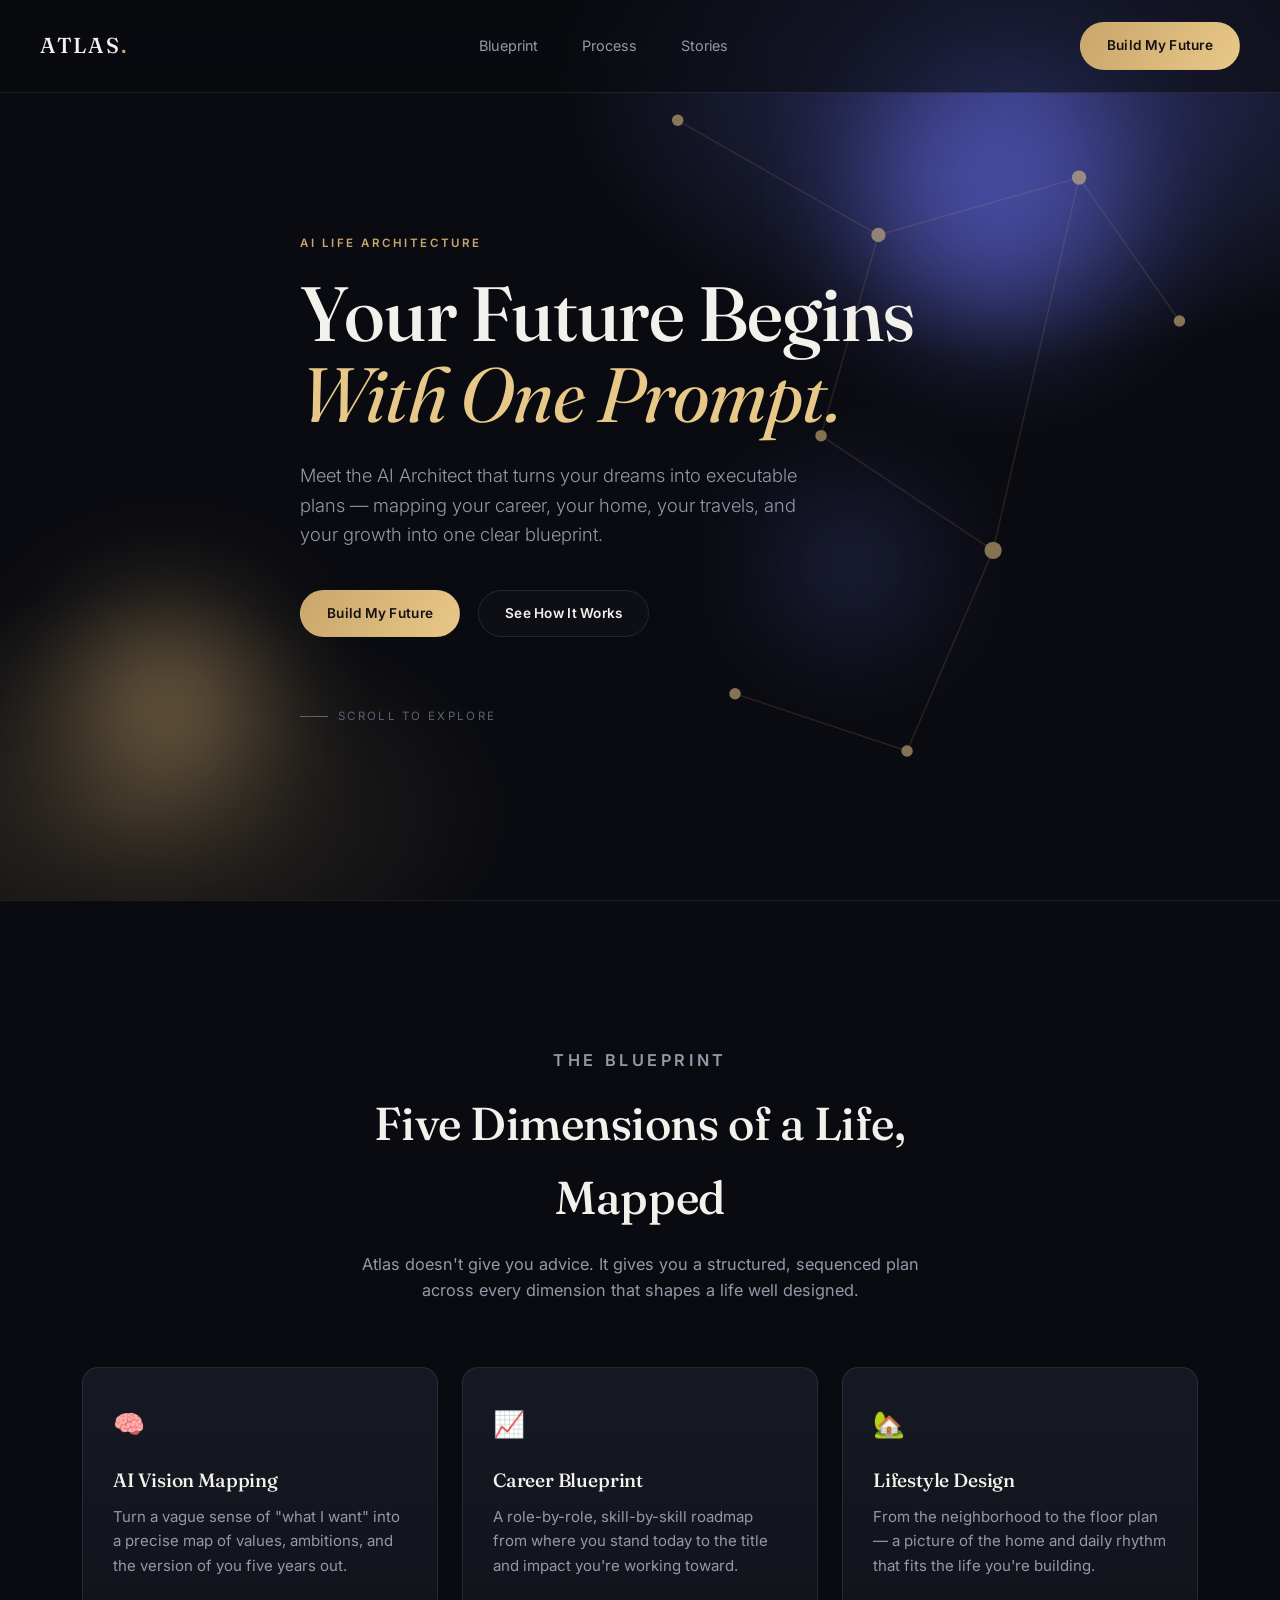
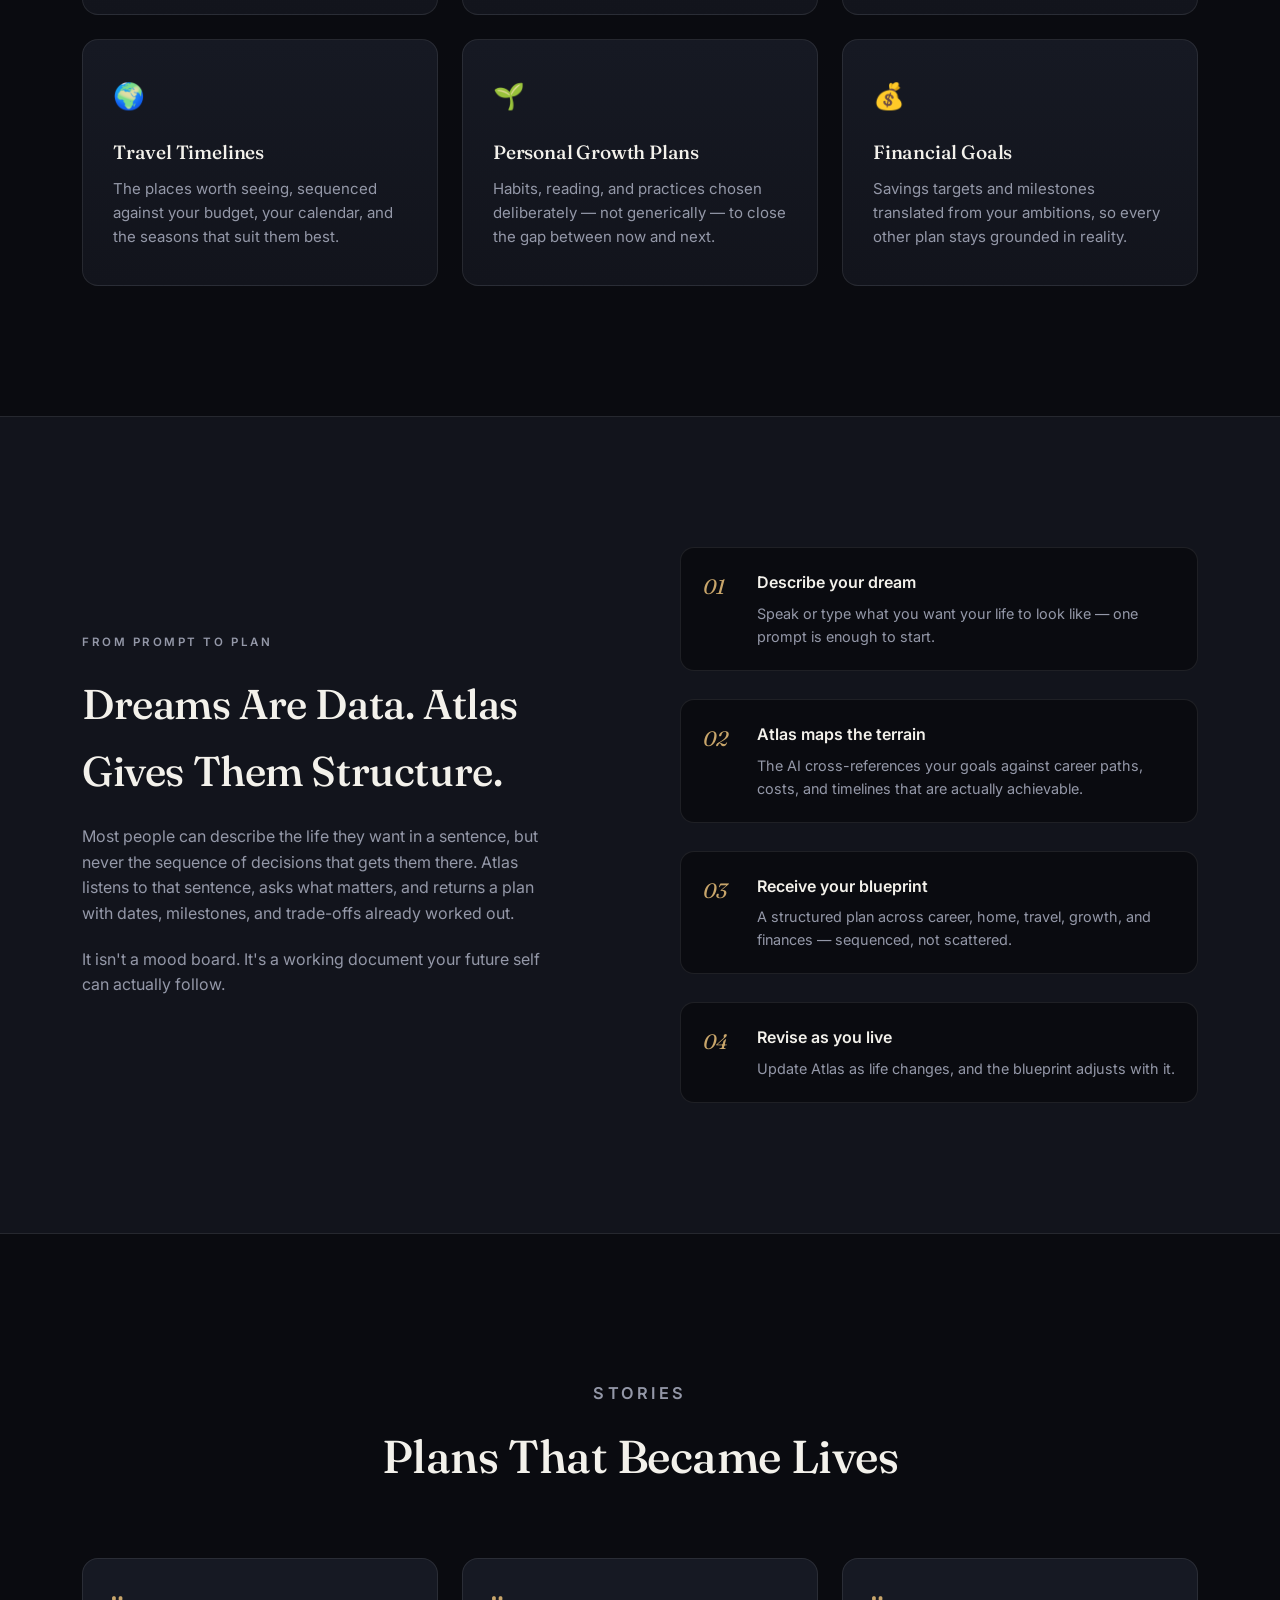
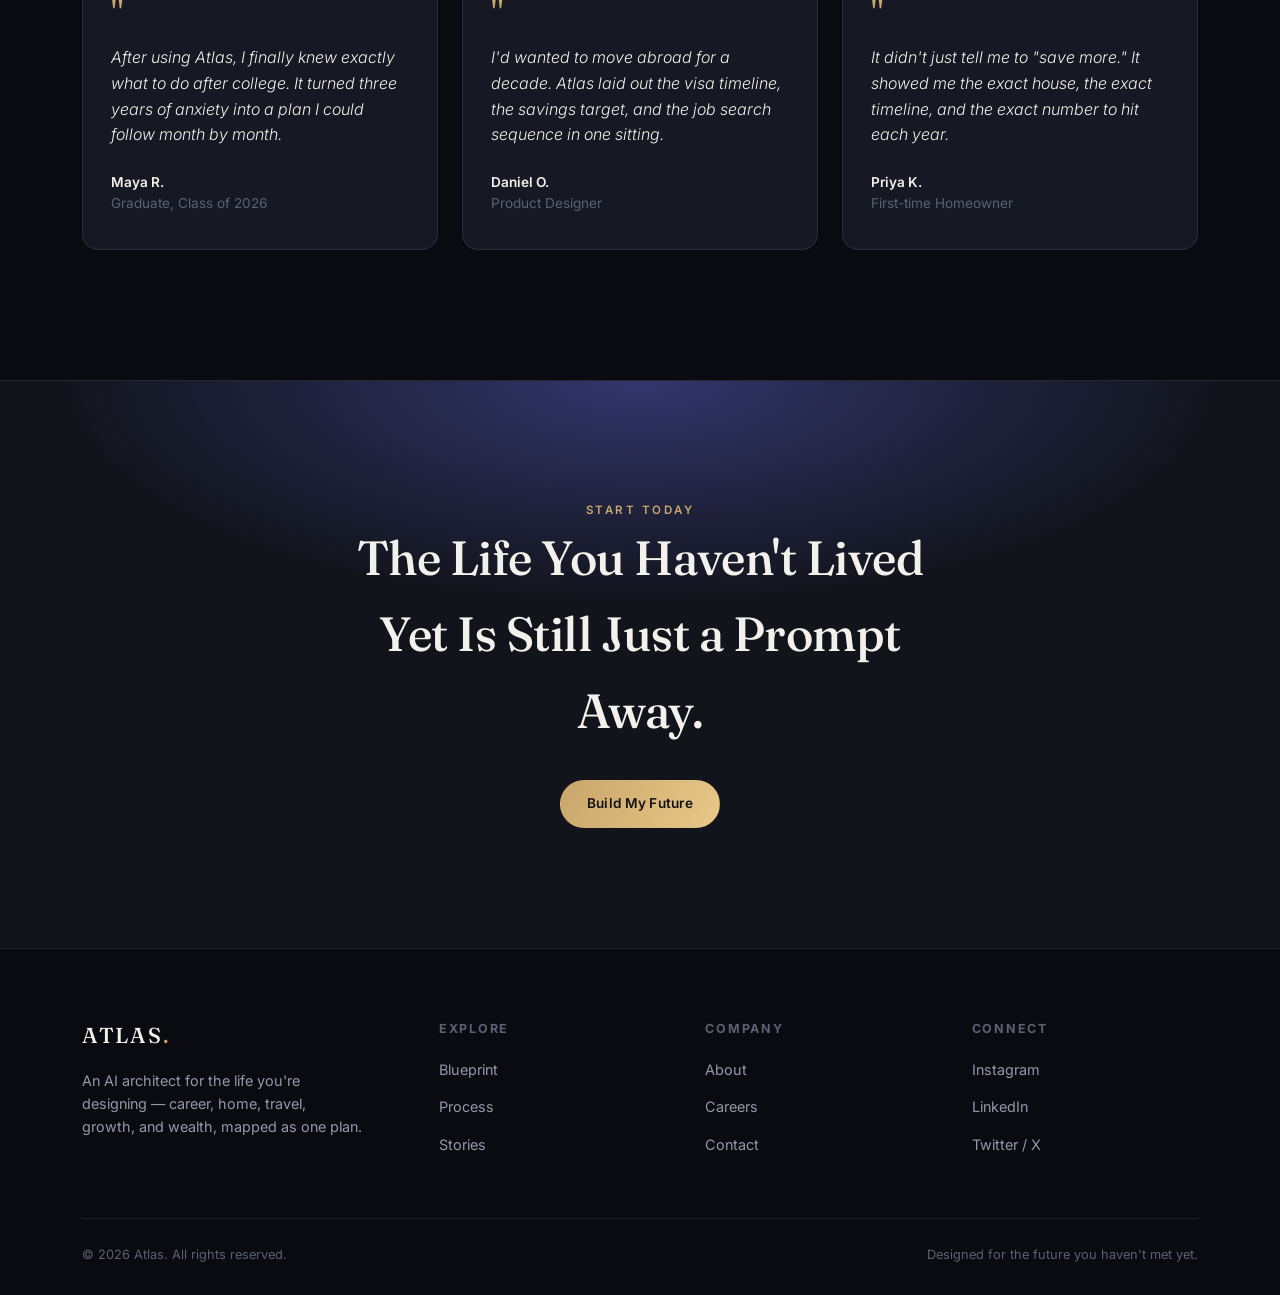
<file: WebDev-L1-LandingPage/index.html>
<!DOCTYPE html>
<html lang="en">
<head>
<meta charset="UTF-8">
<meta name="viewport" content="width=device-width, initial-scale=1.0">
<title>Atlas — Design the Life You Haven't Lived Yet</title>
<link rel="preconnect" href="https://fonts.googleapis.com">
<link href="https://fonts.googleapis.com/css2?family=Fraunces:ital,wght@0,300;0,500;0,600;1,400&family=Inter:wght@300;400;500;600&display=swap" rel="stylesheet">
<link rel="stylesheet" href="style.css" />

</head>
<body>

  <!-- ================= NAVBAR ================= -->
  <nav class="navbar">
    <div class="logo">ATLAS<span>.</span></div>
    <ul class="nav-links">
      <li><a href="#features">Blueprint</a></li>
      <li><a href="#process">Process</a></li>
      <li><a href="#testimonials">Stories</a></li>
    </ul>
    <a href="#cta" class="btn btn-primary">Build My Future</a>
  </nav>

  <!-- ================= HERO ================= -->
  <section class="hero">
    <div class="glow-orb orb-1"></div>
    <div class="glow-orb orb-2"></div>
    <div class="glow-orb orb-3"></div>

    <svg class="constellation" viewBox="0 0 500 700" preserveAspectRatio="xMidYMid slice">
      <line x1="80" y1="120" x2="220" y2="200"></line>
      <line x1="220" y1="200" x2="180" y2="340"></line>
      <line x1="220" y1="200" x2="360" y2="160"></line>
      <line x1="180" y1="340" x2="300" y2="420"></line>
      <line x1="300" y1="420" x2="360" y2="160"></line>
      <line x1="300" y1="420" x2="240" y2="560"></line>
      <line x1="240" y1="560" x2="120" y2="520"></line>
      <line x1="360" y1="160" x2="430" y2="260"></line>
      <circle class="node" cx="80" cy="120" r="4" style="animation-delay:0.2s"></circle>
      <circle class="node" cx="220" cy="200" r="5" style="animation-delay:0.6s"></circle>
      <circle class="node" cx="180" cy="340" r="4" style="animation-delay:1s"></circle>
      <circle class="node" cx="360" cy="160" r="5" style="animation-delay:1.4s"></circle>
      <circle class="node" cx="300" cy="420" r="6" style="animation-delay:1.8s"></circle>
      <circle class="node" cx="240" cy="560" r="4" style="animation-delay:2.2s"></circle>
      <circle class="node" cx="120" cy="520" r="4" style="animation-delay:2.6s"></circle>
      <circle class="node" cx="430" cy="260" r="4" style="animation-delay:3s"></circle>
    </svg>

    <div class="container">
      <div class="hero-inner">
        <p class="eyebrow">AI Life Architecture</p>
        <h1>Your Future Begins <em>With One Prompt.</em></h1>
        <p class="sub">Meet the AI Architect that turns your dreams into executable plans — mapping your career, your home, your travels, and your growth into one clear blueprint.</p>
        <div class="hero-ctas">
          <a href="#cta" class="btn btn-primary">Build My Future</a>
          <a href="#features" class="btn btn-ghost">See How It Works</a>
        </div>
        <div class="scroll-hint">Scroll to explore</div>
      </div>
    </div>
  </section>

  <!-- ================= FEATURES ================= -->
  <section class="features" id="features">
    <div class="container">
      <div class="section-head">
        <p class="eyebrow">The Blueprint</p>
        <h2>Five Dimensions of a Life, Mapped</h2>
        <p>Atlas doesn't give you advice. It gives you a structured, sequenced plan across every dimension that shapes a life well designed.</p>
      </div>
      <div class="card-grid">
        <div class="card">
          <span class="icon">🧠</span>
          <h3>AI Vision Mapping</h3>
          <p>Turn a vague sense of "what I want" into a precise map of values, ambitions, and the version of you five years out.</p>
        </div>
        <div class="card">
          <span class="icon">📈</span>
          <h3>Career Blueprint</h3>
          <p>A role-by-role, skill-by-skill roadmap from where you stand today to the title and impact you're working toward.</p>
        </div>
        <div class="card">
          <span class="icon">🏡</span>
          <h3>Lifestyle Design</h3>
          <p>From the neighborhood to the floor plan — a picture of the home and daily rhythm that fits the life you're building.</p>
        </div>
        <div class="card">
          <span class="icon">🌍</span>
          <h3>Travel Timelines</h3>
          <p>The places worth seeing, sequenced against your budget, your calendar, and the seasons that suit them best.</p>
        </div>
        <div class="card">
          <span class="icon">🌱</span>
          <h3>Personal Growth Plans</h3>
          <p>Habits, reading, and practices chosen deliberately — not generically — to close the gap between now and next.</p>
        </div>
        <div class="card">
          <span class="icon">💰</span>
          <h3>Financial Goals</h3>
          <p>Savings targets and milestones translated from your ambitions, so every other plan stays grounded in reality.</p>
        </div>
      </div>
    </div>
  </section>

  <!-- ================= ABOUT / PROCESS ================= -->
  <section class="about" id="process">
    <div class="container">
      <div class="about-grid">
        <div class="about-copy">
          <p class="eyebrow">From Prompt to Plan</p>
          <h2>Dreams Are Data. Atlas Gives Them Structure.</h2>
          <p>Most people can describe the life they want in a sentence, but never the sequence of decisions that gets them there. Atlas listens to that sentence, asks what matters, and returns a plan with dates, milestones, and trade-offs already worked out.</p>
          <p>It isn't a mood board. It's a working document your future self can actually follow.</p>
        </div>
        <div class="steps">
          <div class="step">
            <span class="num">01</span>
            <div>
              <h4>Describe your dream</h4>
              <p>Speak or type what you want your life to look like — one prompt is enough to start.</p>
            </div>
          </div>
          <div class="step">
            <span class="num">02</span>
            <div>
              <h4>Atlas maps the terrain</h4>
              <p>The AI cross-references your goals against career paths, costs, and timelines that are actually achievable.</p>
            </div>
          </div>
          <div class="step">
            <span class="num">03</span>
            <div>
              <h4>Receive your blueprint</h4>
              <p>A structured plan across career, home, travel, growth, and finances — sequenced, not scattered.</p>
            </div>
          </div>
          <div class="step">
            <span class="num">04</span>
            <div>
              <h4>Revise as you live</h4>
              <p>Update Atlas as life changes, and the blueprint adjusts with it.</p>
            </div>
          </div>
        </div>
      </div>
    </div>
  </section>

  <!-- ================= TESTIMONIALS ================= -->
  <section class="testimonials" id="testimonials">
    <div class="container">
      <div class="section-head">
        <p class="eyebrow">Stories</p>
        <h2>Plans That Became Lives</h2>
      </div>
      <div class="quote-grid">
        <div class="quote-card">
          <div>
            <div class="mark">"</div>
            <p class="text">After using Atlas, I finally knew exactly what to do after college. It turned three years of anxiety into a plan I could follow month by month.</p>
          </div>
          <div class="quote-author">
            <strong>Maya R.</strong>
            <span>Graduate, Class of 2026</span>
          </div>
        </div>
        <div class="quote-card">
          <div>
            <div class="mark">"</div>
            <p class="text">I'd wanted to move abroad for a decade. Atlas laid out the visa timeline, the savings target, and the job search sequence in one sitting.</p>
          </div>
          <div class="quote-author">
            <strong>Daniel O.</strong>
            <span>Product Designer</span>
          </div>
        </div>
        <div class="quote-card">
          <div>
            <div class="mark">"</div>
            <p class="text">It didn't just tell me to "save more." It showed me the exact house, the exact timeline, and the exact number to hit each year.</p>
          </div>
          <div class="quote-author">
            <strong>Priya K.</strong>
            <span>First-time Homeowner</span>
          </div>
        </div>
      </div>
    </div>
  </section>

  <!-- ================= CLOSING CTA ================= -->
  <section class="closing" id="cta">
    <div class="container">
      <p class="eyebrow">Start Today</p>
      <h2>The Life You Haven't Lived Yet Is Still Just a Prompt Away.</h2>
      <a href="#" class="btn btn-primary">Build My Future</a>
    </div>
  </section>

  <!-- ================= FOOTER ================= -->
  <footer>
    <div class="container">
      <div class="footer-grid">
        <div class="footer-brand">
          <div class="logo">ATLAS<span>.</span></div>
          <p>An AI architect for the life you're designing — career, home, travel, growth, and wealth, mapped as one plan.</p>
        </div>
        <div class="footer-col">
          <h5>Explore</h5>
          <ul>
            <li><a href="#features">Blueprint</a></li>
            <li><a href="#process">Process</a></li>
            <li><a href="#testimonials">Stories</a></li>
          </ul>
        </div>
        <div class="footer-col">
          <h5>Company</h5>
          <ul>
            <li><a href="#">About</a></li>
            <li><a href="#">Careers</a></li>
            <li><a href="#">Contact</a></li>
          </ul>
        </div>
        <div class="footer-col">
          <h5>Connect</h5>
          <ul>
            <li><a href="#">Instagram</a></li>
            <li><a href="#">LinkedIn</a></li>
            <li><a href="#">Twitter / X</a></li>
          </ul>
        </div>
      </div>
      <div class="footer-bottom">
        <span>© 2026 Atlas. All rights reserved.</span>
        <span>Designed for the future you haven't met yet.</span>
      </div>
    </div>
  </footer>

</body>
</html>
</file>
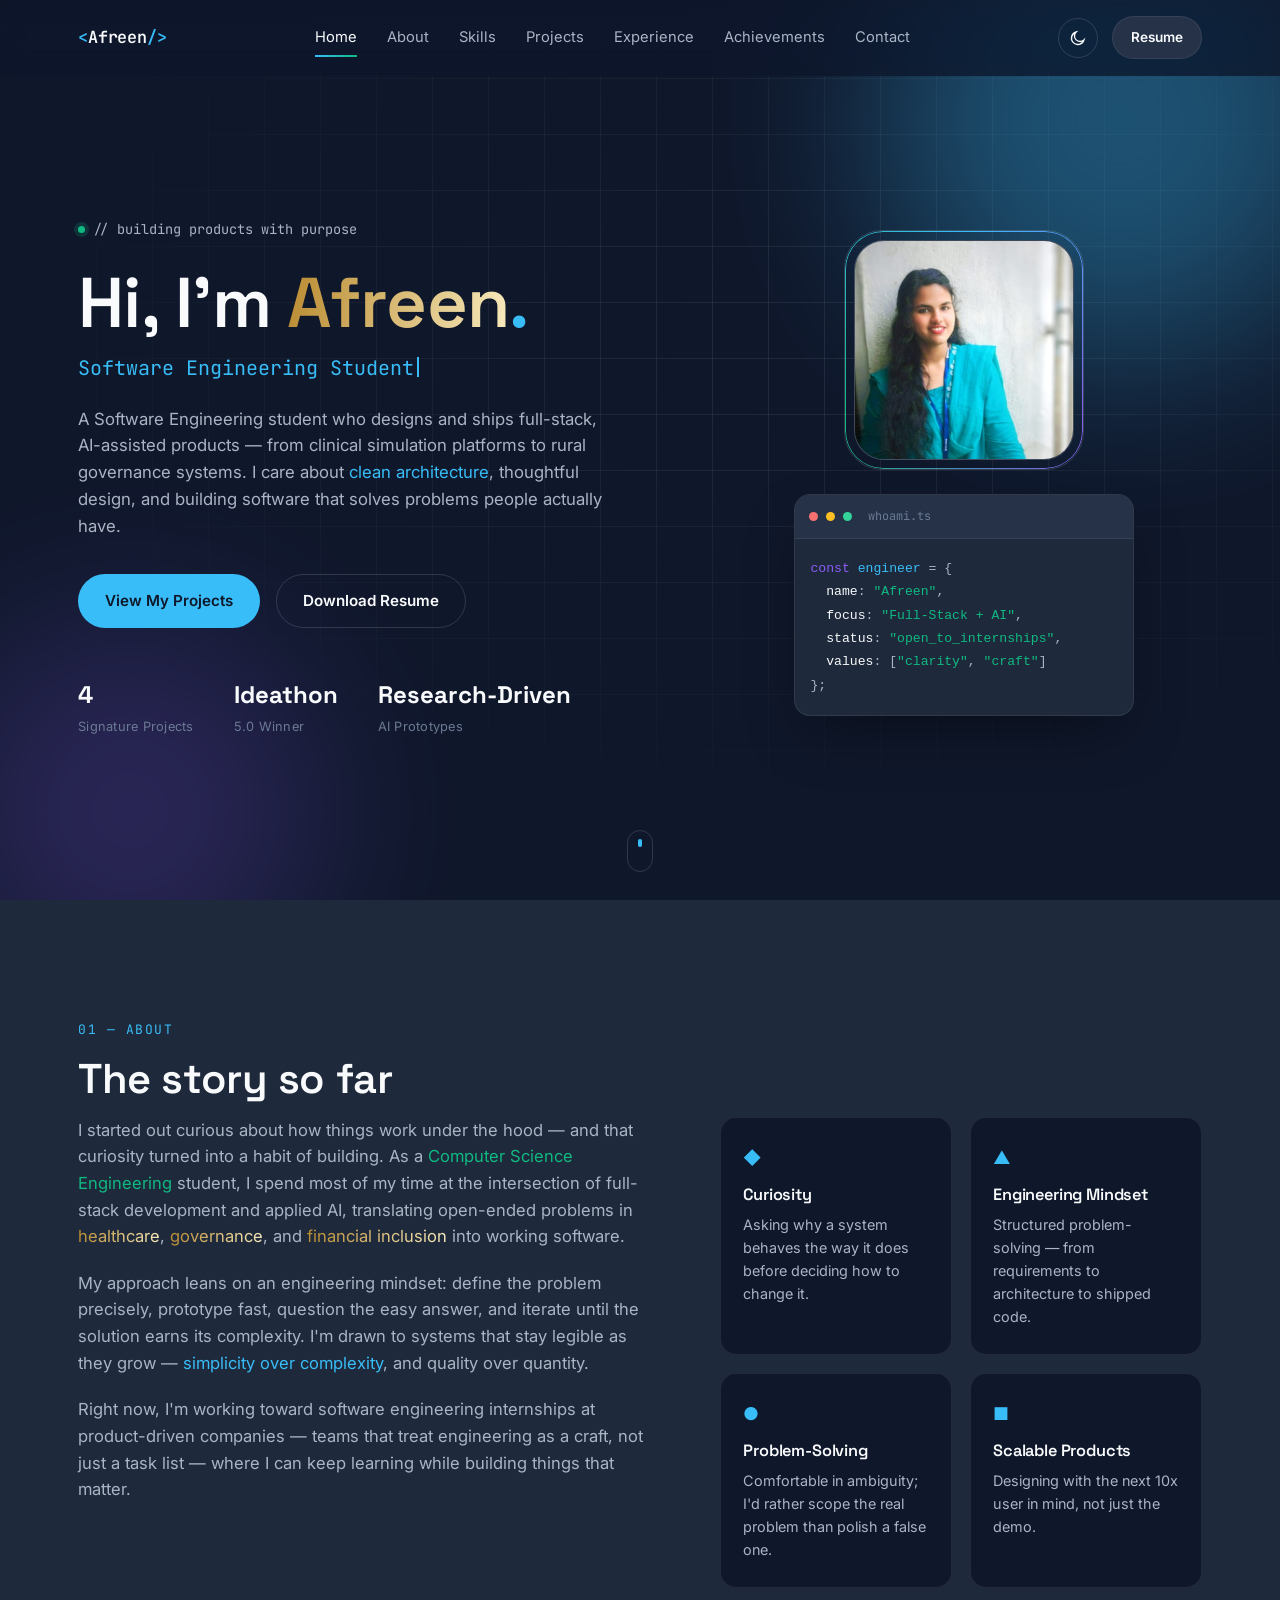
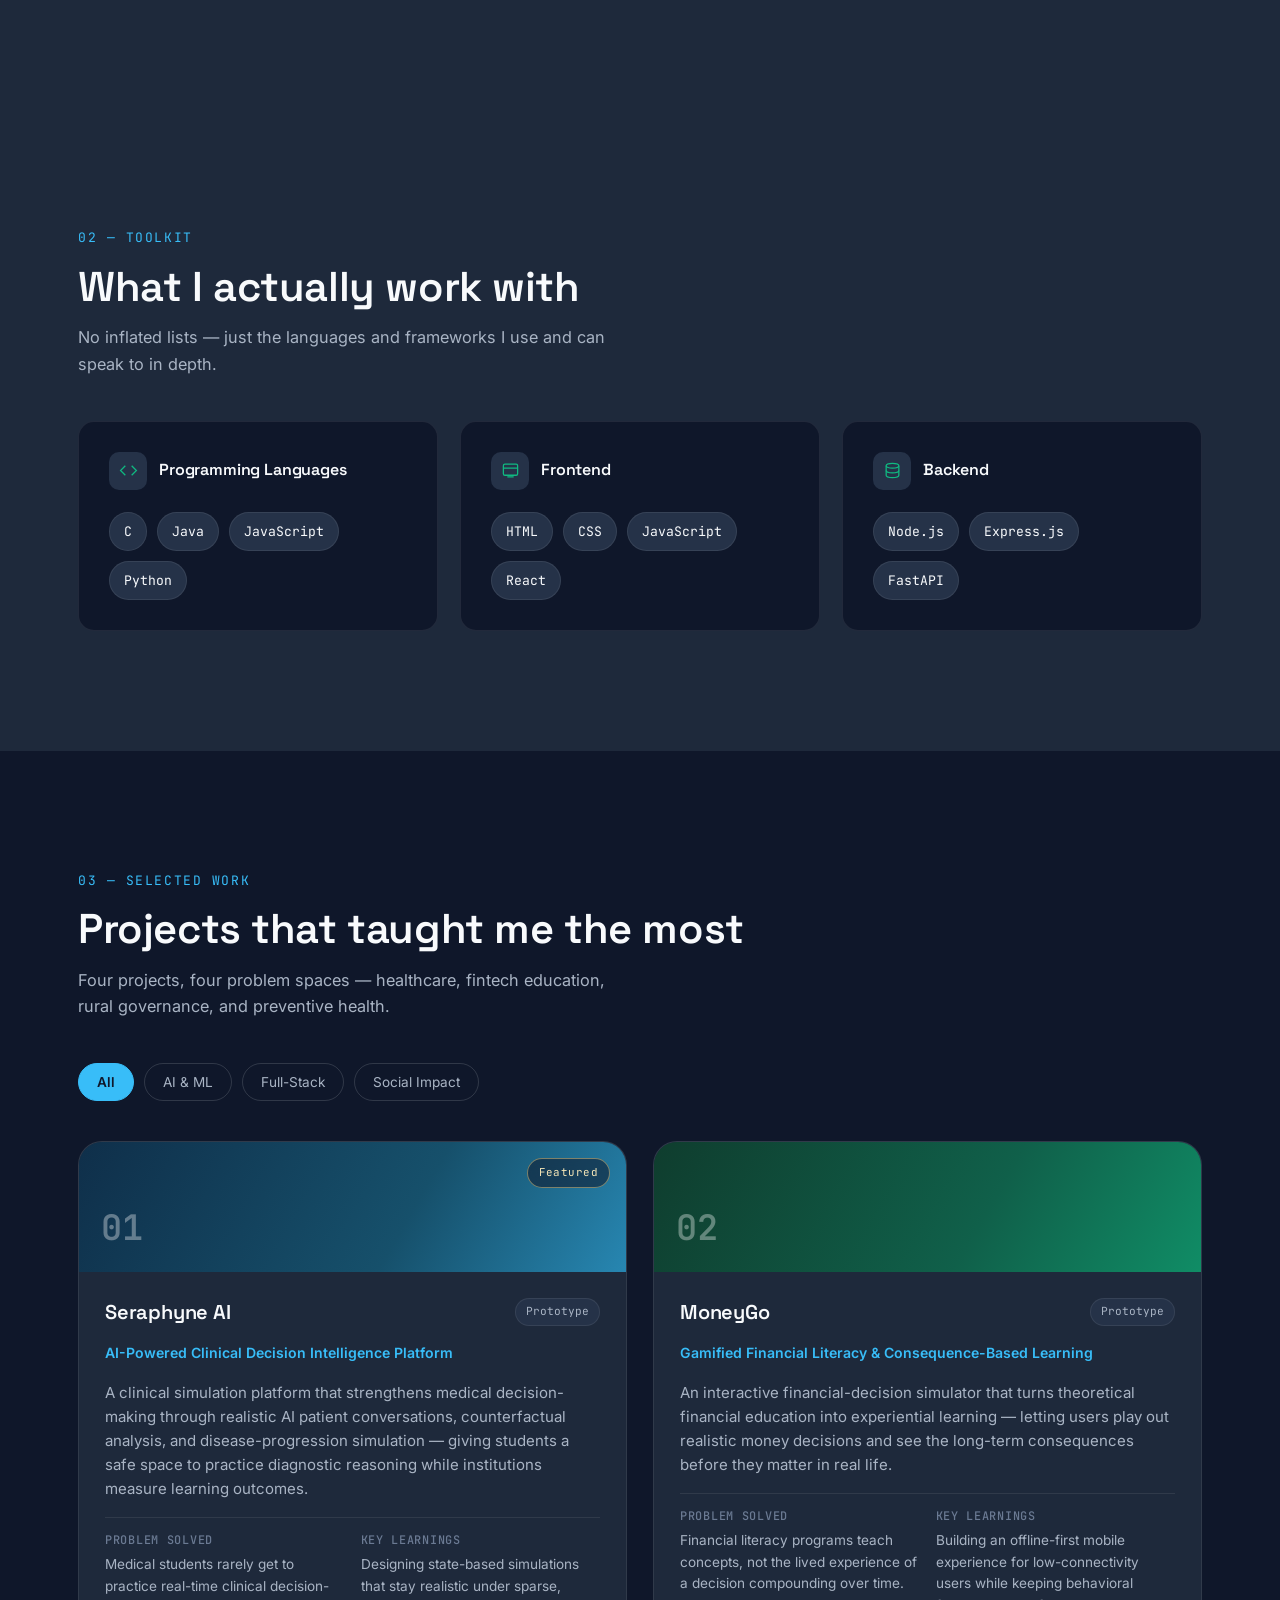
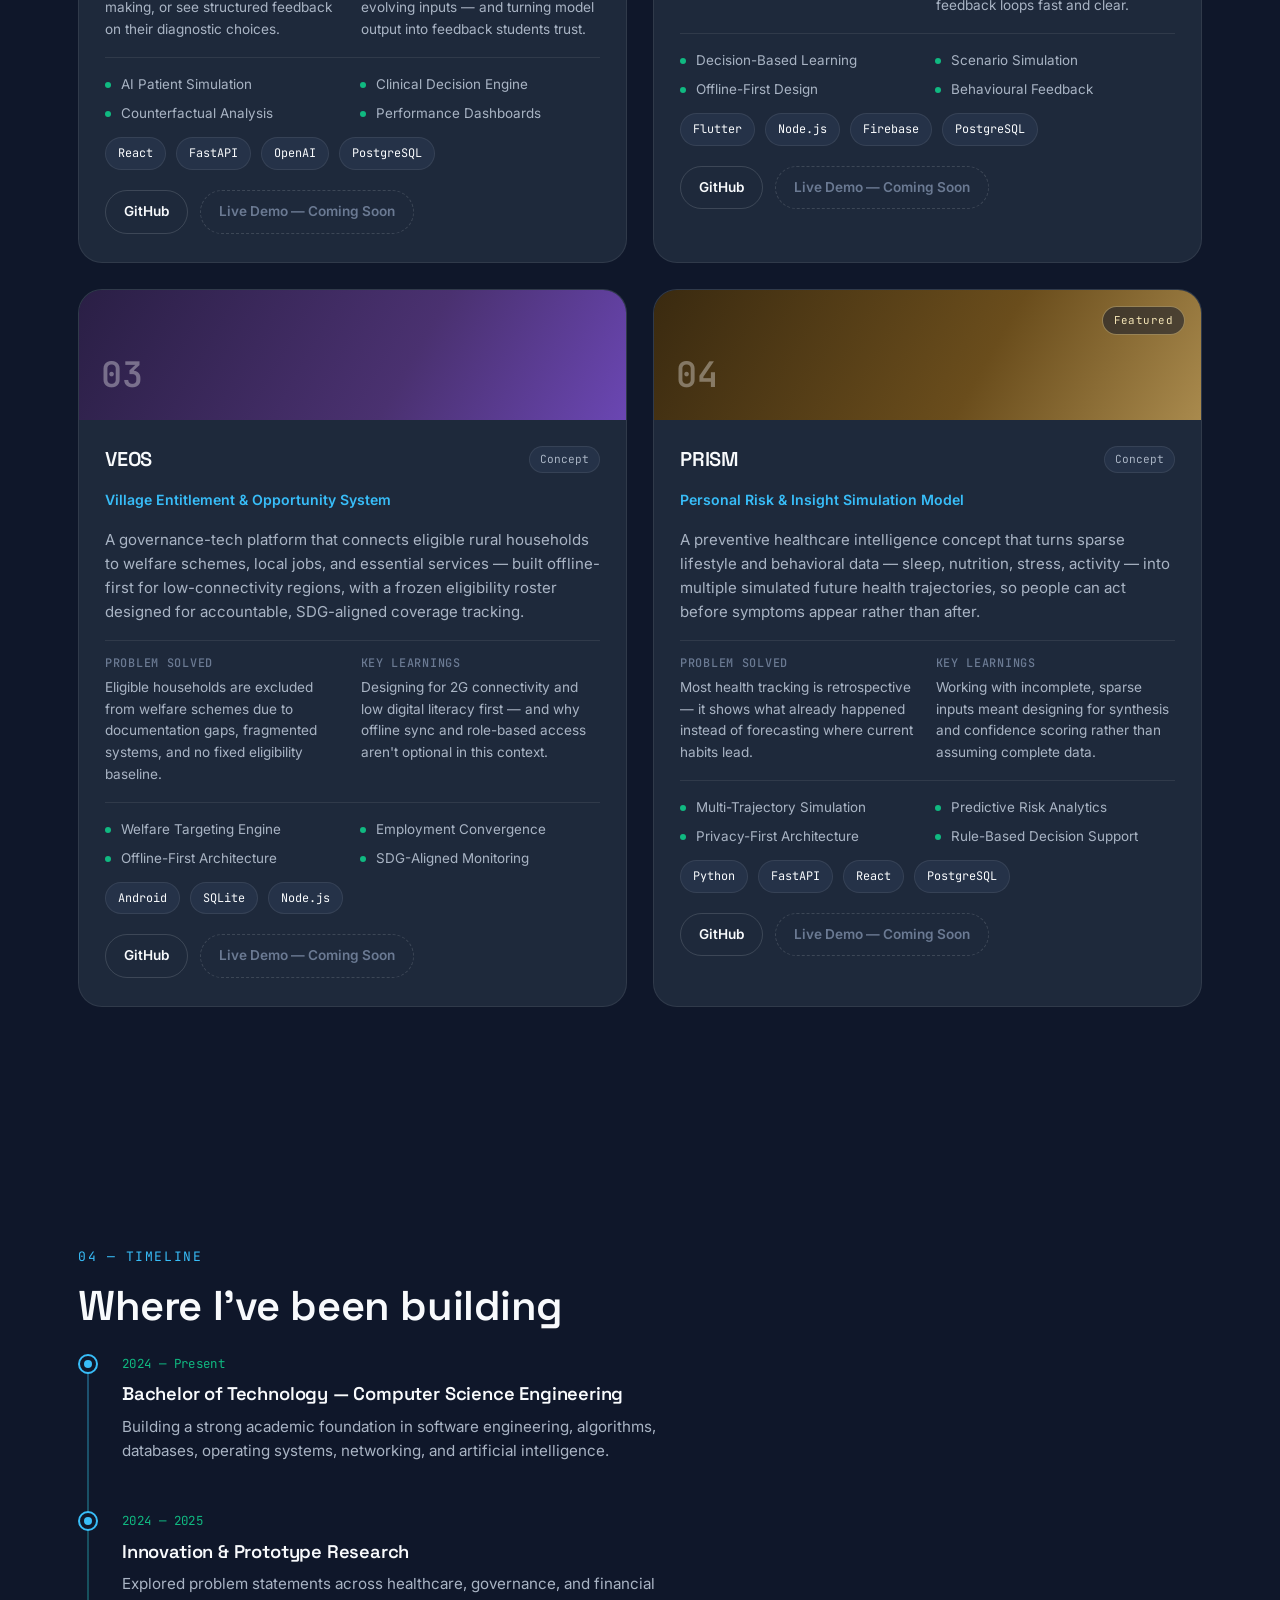
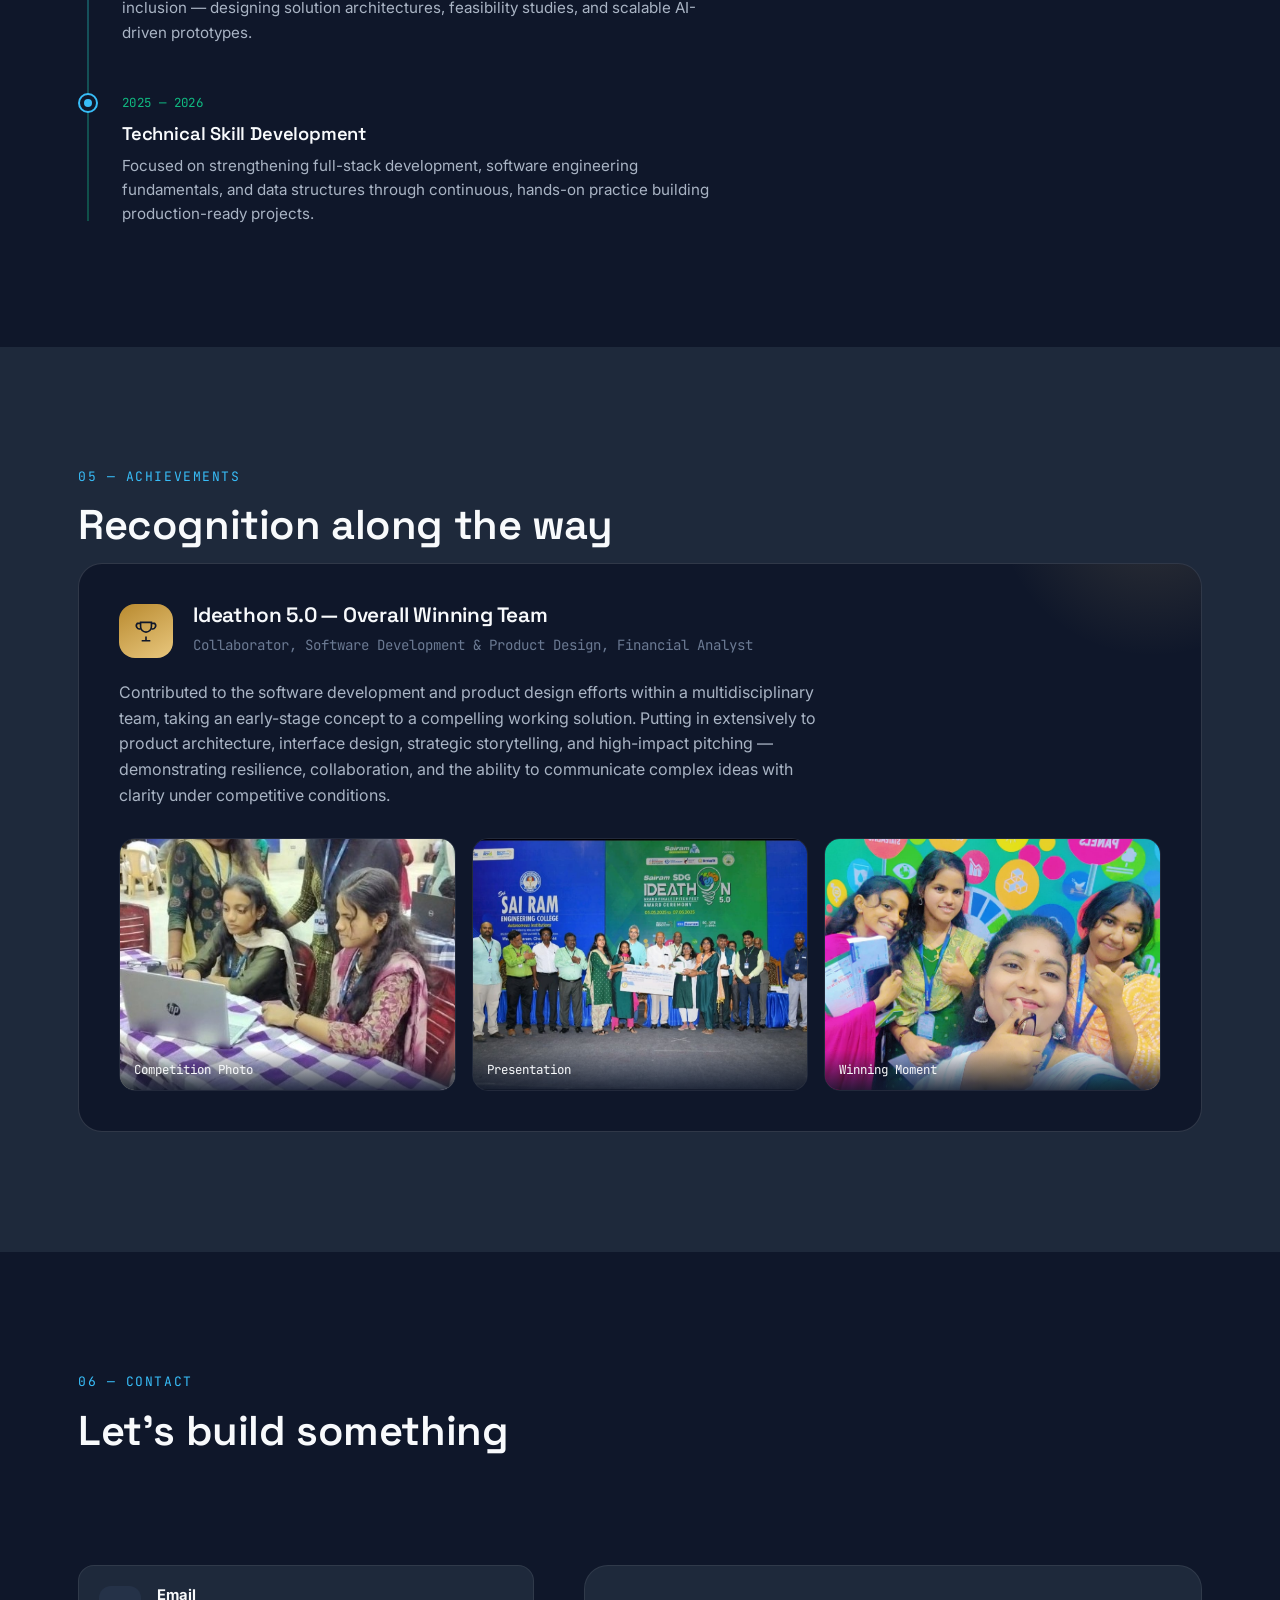
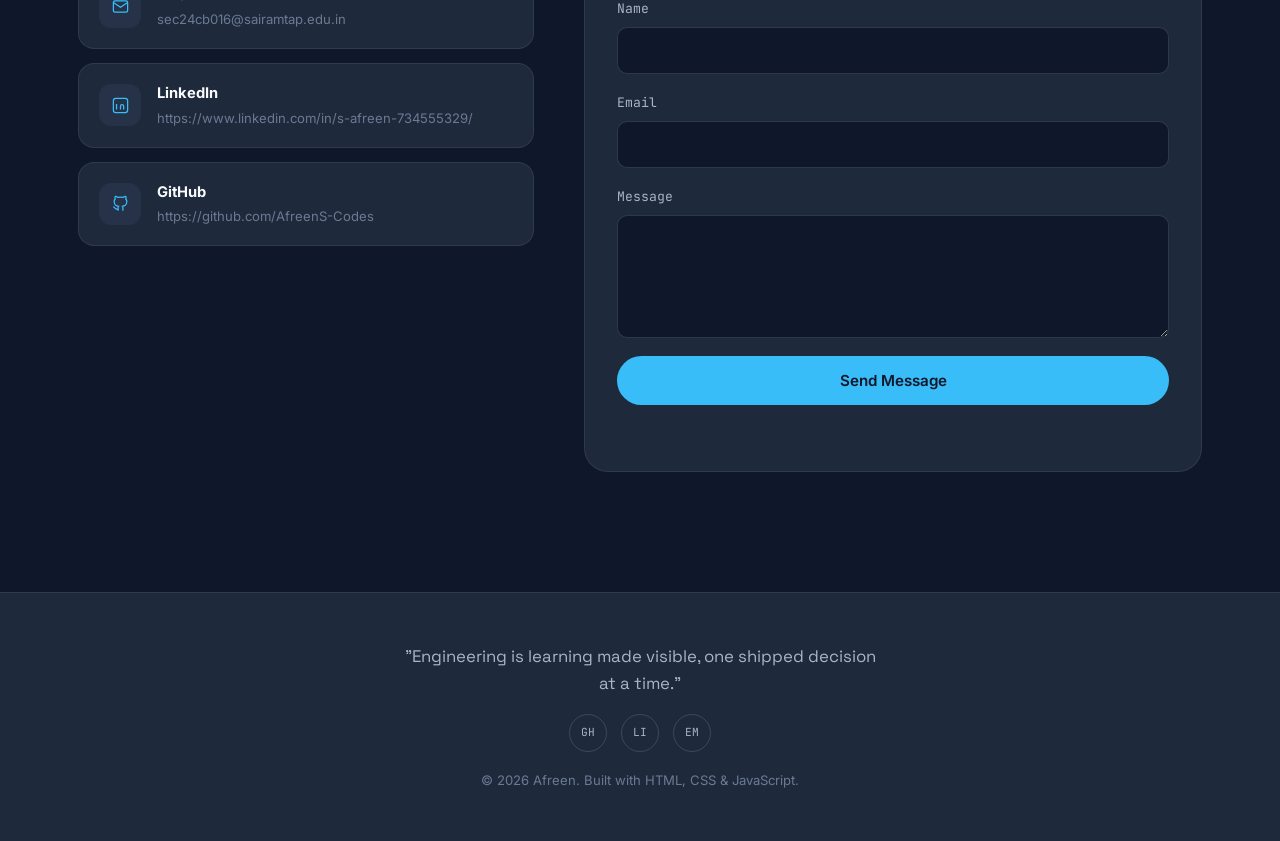
<file: WebDev-L2-Portfolio/index.html>
<!DOCTYPE html>
<html lang="en">
<head>
<meta charset="UTF-8">
<meta name="viewport" content="width=device-width, initial-scale=1.0">
<title>Afreen — Software Engineering Student &amp; Full-Stack Developer</title>
<meta name="description" content="Portfolio of Afreen — Software Engineering student building scalable, socially-impactful products across full-stack development and applied AI.">

<!-- Open Graph -->
<meta property="og:title" content="Afreen — Software Engineering Student & Full-Stack Developer">
<meta property="og:description" content="Building scalable, socially-impactful software products. Explore projects in AI, governance-tech and fintech.">
<meta property="og:type" content="website">

<link rel="icon" href="data:image/svg+xml,%3Csvg xmlns='http://www.w3.org/2000/svg' viewBox='0 0 100 100'%3E%3Crect width='100' height='100' rx='22' fill='%230F172A'/%3E%3Ctext x='50' y='68' font-size='58' font-family='monospace' fill='%2338BDF8' text-anchor='middle'%3E&lt;/%3E%3C/text%3E%3C/svg%3E">

<link rel="preconnect" href="https://fonts.googleapis.com">
<link rel="preconnect" href="https://fonts.gstatic.com" crossorigin>
<link href="https://fonts.googleapis.com/css2?family=Space+Grotesk:wght@400;500;600;700&family=Inter:wght@400;500;600;700&family=JetBrains+Mono:wght@400;500;600&display=swap" rel="stylesheet">

<link rel="stylesheet" href="style.css">
</head>
<body class="theme-dark">

<!-- ============ LOADER ============ -->
<div id="loader" aria-hidden="true">
  <div class="loader-inner">
    <span class="loader-bracket">&lt;</span>
    <span class="loader-name">afreen</span>
    <span class="loader-bracket">/&gt;</span>
    <div class="loader-bar"><span></span></div>
  </div>
</div>

<!-- ============ NAV ============ -->
<header class="nav" id="nav">
  <div class="nav-inner">
    <a href="#home" class="logo" aria-label="Afreen — home">
      <span class="logo-bracket">&lt;</span>Afreen<span class="logo-bracket">/&gt;</span>
    </a>

    <nav class="nav-links" id="navLinks">
      <a href="#home" class="nav-link active">Home</a>
      <a href="#about" class="nav-link">About</a>
      <a href="#skills" class="nav-link">Skills</a>
      <a href="#projects" class="nav-link">Projects</a>
      <a href="#experience" class="nav-link">Experience</a>
      <a href="#achievements" class="nav-link">Achievements</a>
      <a href="#contact" class="nav-link">Contact</a>
    </nav>

    <div class="nav-actions">
      <button id="themeToggle" class="icon-btn" aria-label="Toggle light and dark mode" title="Toggle theme">
        <svg class="icon-sun" viewBox="0 0 24 24" fill="none" stroke="currentColor" stroke-width="1.8"><circle cx="12" cy="12" r="4.2"/><path d="M12 2.5v2.4M12 19.1v2.4M4.5 12H2M22 12h-2.5M5.6 5.6l1.7 1.7M16.7 16.7l1.7 1.7M18.4 5.6l-1.7 1.7M7.3 16.7l-1.7 1.7"/></svg>
        <svg class="icon-moon" viewBox="0 0 24 24" fill="none" stroke="currentColor" stroke-width="1.8"><path d="M20 14.5A8.5 8.5 0 1 1 9.5 4a7 7 0 0 0 10.5 10.5Z"/></svg>
      </button>
      <a href="assets/Resume.pdf" class="btn btn-ghost btn-small" download>Resume</a>
      <button id="navToggle" class="nav-burger" aria-label="Open menu" aria-expanded="false">
        <span></span><span></span><span></span>
      </button>
    </div>
  </div>
</header>

<main>

  <!-- ============ HERO ============ -->
  <section id="home" class="hero">
    <div class="hero-bg" aria-hidden="true">
      <div class="grid-field"></div>
      <div class="glow glow-cyan"></div>
      <div class="glow glow-violet"></div>
    </div>

    <div class="hero-inner container">
      <div class="hero-copy reveal">
        <p class="eyebrow"><span class="eyebrow-dot"></span>// building products with purpose</p>
        <h1 class="hero-title">
          Hi, I'm <span class="gold-text">Afreen</span><span class="cursor-fixed">.</span>
        </h1>
        <p class="hero-role" id="typedRole" aria-live="polite"></p>
        <p class="hero-desc">
          A Software Engineering student who designs and ships full-stack, AI-assisted products —
          from clinical simulation platforms to rural governance systems. I care about
          <span class="accent-cyan">clean architecture</span>, thoughtful design, and building
          software that solves problems people actually have.
        </p>

        <div class="hero-actions">
          <a href="#projects" class="btn btn-primary">View My Projects</a>
          <a href="resume.pdf" class="btn btn-outline" download>Download Resume</a>
        </div>

        <div class="hero-stats">
          <div class="stat">
            <span class="stat-num" data-count="4">0</span>
            <span class="stat-label">Signature Projects</span>
          </div>
          <div class="stat">
            <span class="stat-num-static">Ideathon</span>
            <span class="stat-label">5.0 Winner</span>
          </div>
          <div class="stat">
            <span class="stat-num-static">Research-Driven</span>
            <span class="stat-label">AI Prototypes</span>
          </div>
        </div>
      </div>

      <div class="hero-visual reveal">
        <div class="profile-frame">
          <div class="profile-photo">
            <!-- Replace assets/profile.jpg with your photo -->
            <img src="assets/profile.jpeg" alt="Afreen" onerror="this.parentElement.classList.add('img-fallback')">
            <span class="fallback-initials">A</span>
          </div>
          <span class="profile-ring"></span>
        </div>

        <div class="terminal-card">
          <div class="terminal-bar">
            <span class="dot dot-r"></span><span class="dot dot-y"></span><span class="dot dot-g"></span>
            <span class="terminal-title">whoami.ts</span>
          </div>
          <pre class="terminal-body"><code><span class="tk-key">const</span> <span class="tk-var">engineer</span> = {
  <span class="tk-prop">name</span>: <span class="tk-str">"Afreen"</span>,
  <span class="tk-prop">focus</span>: <span class="tk-str">"Full-Stack + AI"</span>,
  <span class="tk-prop">status</span>: <span class="tk-str">"open_to_internships"</span>,
  <span class="tk-prop">values</span>: [<span class="tk-str">"clarity"</span>, <span class="tk-str">"craft"</span>]
};</code></pre>
        </div>
      </div>
    </div>

    <a href="#about" class="scroll-cue" aria-label="Scroll to about section">
      <span></span>
    </a>
  </section>

  <!-- ============ ABOUT ============ -->
  <section id="about" class="section about">
    <div class="container">
      <p class="section-eyebrow reveal">01 — About</p>
      <h2 class="section-title reveal">The story so far</h2>

      <div class="about-grid">
        <div class="about-copy reveal">
          <p>
            I started out curious about how things work under the hood — and that curiosity turned
            into a habit of building. As a <span class="accent-emerald">Computer Science Engineering</span>
            student, I spend most of my time at the intersection of full-stack development and
            applied AI, translating open-ended problems in <span class="gold-text">healthcare</span>,
            <span class="gold-text"> governance</span>, and <span class="gold-text">financial inclusion</span>
            into working software.
          </p>
          <p>
            My approach leans on an engineering mindset: define the problem precisely, prototype fast,
            question the easy answer, and iterate until the solution earns its complexity. I'm drawn to
            systems that stay legible as they grow — <span class="accent-cyan">simplicity over
            complexity</span>, and quality over quantity.
          </p>
          <p>
            Right now, I'm working toward software engineering internships at product-driven companies —
            teams that treat engineering as a craft, not just a task list — where I can keep learning
            while building things that matter.
          </p>
        </div>

        <div class="about-values reveal">
          <div class="value-card">
            <span class="value-icon">◆</span>
            <h3>Curiosity</h3>
            <p>Asking why a system behaves the way it does before deciding how to change it.</p>
          </div>
          <div class="value-card">
            <span class="value-icon">▲</span>
            <h3>Engineering Mindset</h3>
            <p>Structured problem-solving — from requirements to architecture to shipped code.</p>
          </div>
          <div class="value-card">
            <span class="value-icon">●</span>
            <h3>Problem-Solving</h3>
            <p>Comfortable in ambiguity; I'd rather scope the real problem than polish a false one.</p>
          </div>
          <div class="value-card">
            <span class="value-icon">■</span>
            <h3>Scalable Products</h3>
            <p>Designing with the next 10x user in mind, not just the demo.</p>
          </div>
        </div>
      </div>
    </div>
  </section>

  <!-- ============ SKILLS ============ -->
  <section id="skills" class="section skills">
    <div class="container">
      <p class="section-eyebrow reveal">02 — Toolkit</p>
      <h2 class="section-title reveal">What I actually work with</h2>
      <p class="section-sub reveal">No inflated lists — just the languages and frameworks I use and can speak to in depth.</p>

      <div class="skills-grid">
        <div class="skill-card reveal">
          <div class="skill-card-head">
            <span class="skill-icon" aria-hidden="true">
              <svg viewBox="0 0 24 24" fill="none" stroke="currentColor" stroke-width="1.6"><polyline points="8 6 2 12 8 18"/><polyline points="16 6 22 12 16 18"/></svg>
            </span>
            <h3>Programming Languages</h3>
          </div>
          <div class="chip-row">
            <span class="chip">C</span>
            <span class="chip">Java</span>
            <span class="chip">JavaScript</span>
            <span class="chip">Python</span>
          </div>
        </div>

        <div class="skill-card reveal">
          <div class="skill-card-head">
            <span class="skill-icon" aria-hidden="true">
              <svg viewBox="0 0 24 24" fill="none" stroke="currentColor" stroke-width="1.6"><rect x="3" y="4" width="18" height="14" rx="2"/><path d="M3 9h18M8 20h8"/></svg>
            </span>
            <h3>Frontend</h3>
          </div>
          <div class="chip-row">
            <span class="chip">HTML</span>
            <span class="chip">CSS</span>
            <span class="chip">JavaScript</span>
            <span class="chip">React</span>
          </div>
        </div>

        <div class="skill-card reveal">
          <div class="skill-card-head">
            <span class="skill-icon" aria-hidden="true">
              <svg viewBox="0 0 24 24" fill="none" stroke="currentColor" stroke-width="1.6"><ellipse cx="12" cy="6" rx="8" ry="3"/><path d="M4 6v12c0 1.7 3.6 3 8 3s8-1.3 8-3V6"/><path d="M4 12c0 1.7 3.6 3 8 3s8-1.3 8-3"/></svg>
            </span>
            <h3>Backend</h3>
          </div>
          <div class="chip-row">
            <span class="chip">Node.js</span>
            <span class="chip">Express.js</span>
            <span class="chip">FastAPI</span>
          </div>
        </div>
      </div>
    </div>
  </section>

  <!-- ============ PROJECTS ============ -->
  <section id="projects" class="section projects">
    <div class="container">
      <p class="section-eyebrow reveal">03 — Selected Work</p>
      <h2 class="section-title reveal">Projects that taught me the most</h2>
      <p class="section-sub reveal">Four projects, four problem spaces — healthcare, fintech education, rural governance, and preventive health.</p>

      <div class="project-filters reveal" role="tablist" aria-label="Filter projects by domain">
        <button class="filter-btn active" data-filter="all">All</button>
        <button class="filter-btn" data-filter="ai">AI &amp; ML</button>
        <button class="filter-btn" data-filter="fullstack">Full-Stack</button>
        <button class="filter-btn" data-filter="impact">Social Impact</button>
      </div>

      <div class="project-grid" id="projectGrid">

        <!-- Project 1 -->
        <article class="project-card reveal" data-tags="ai fullstack impact" data-status="Prototype">
          <div class="project-media grad-1">
            <span class="project-index">01</span>
            <span class="featured-badge">Featured</span>
          </div>
          <div class="project-body">
            <div class="project-top">
              <h3>Seraphyne AI</h3>
              <span class="status-pill">Prototype</span>
            </div>
            <p class="project-tagline">AI-Powered Clinical Decision Intelligence Platform</p>
            <p class="project-desc">
              A clinical simulation platform that strengthens medical decision-making through
              realistic AI patient conversations, counterfactual analysis, and disease-progression
              simulation — giving students a safe space to practice diagnostic reasoning while
              institutions measure learning outcomes.
            </p>
            <div class="project-detail-row">
              <div>
                <h4>Problem solved</h4>
                <p>Medical students rarely get to practice real-time clinical decision-making, or see structured feedback on their diagnostic choices.</p>
              </div>
              <div>
                <h4>Key learnings</h4>
                <p>Designing state-based simulations that stay realistic under sparse, evolving inputs — and turning model output into feedback students trust.</p>
              </div>
            </div>
            <ul class="highlight-list">
              <li>AI Patient Simulation</li>
              <li>Clinical Decision Engine</li>
              <li>Counterfactual Analysis</li>
              <li>Performance Dashboards</li>
            </ul>
            <div class="chip-row tech-row">
              <span class="chip chip-sm">React</span>
              <span class="chip chip-sm">FastAPI</span>
              <span class="chip chip-sm">OpenAI</span>
              <span class="chip chip-sm">PostgreSQL</span>
            </div>
            <div class="project-actions">
              <a href="#" class="btn btn-outline btn-small">GitHub</a>
              <span class="btn btn-disabled btn-small" title="Not deployed yet">Live Demo — Coming Soon</span>
            </div>
          </div>
        </article>

        <!-- Project 2 -->
        <article class="project-card reveal" data-tags="fullstack impact" data-status="Prototype">
          <div class="project-media grad-2">
            <span class="project-index">02</span>
          </div>
          <div class="project-body">
            <div class="project-top">
              <h3>MoneyGo</h3>
              <span class="status-pill">Prototype</span>
            </div>
            <p class="project-tagline">Gamified Financial Literacy &amp; Consequence-Based Learning</p>
            <p class="project-desc">
              An interactive financial-decision simulator that turns theoretical financial education
              into experiential learning — letting users play out realistic money decisions and see
              the long-term consequences before they matter in real life.
            </p>
            <div class="project-detail-row">
              <div>
                <h4>Problem solved</h4>
                <p>Financial literacy programs teach concepts, not the lived experience of a decision compounding over time.</p>
              </div>
              <div>
                <h4>Key learnings</h4>
                <p>Building an offline-first mobile experience for low-connectivity users while keeping behavioral feedback loops fast and clear.</p>
              </div>
            </div>
            <ul class="highlight-list">
              <li>Decision-Based Learning</li>
              <li>Scenario Simulation</li>
              <li>Offline-First Design</li>
              <li>Behavioural Feedback</li>
            </ul>
            <div class="chip-row tech-row">
              <span class="chip chip-sm">Flutter</span>
              <span class="chip chip-sm">Node.js</span>
              <span class="chip chip-sm">Firebase</span>
              <span class="chip chip-sm">PostgreSQL</span>
            </div>
            <div class="project-actions">
              <a href="#" class="btn btn-outline btn-small">GitHub</a>
              <span class="btn btn-disabled btn-small" title="Not deployed yet">Live Demo — Coming Soon</span>
            </div>
          </div>
        </article>

        <!-- Project 3 -->
        <article class="project-card reveal" data-tags="impact fullstack" data-status="Concept">
          <div class="project-media grad-3">
            <span class="project-index">03</span>
          </div>
          <div class="project-body">
            <div class="project-top">
              <h3>VEOS</h3>
              <span class="status-pill">Concept</span>
            </div>
            <p class="project-tagline">Village Entitlement &amp; Opportunity System</p>
            <p class="project-desc">
              A governance-tech platform that connects eligible rural households to welfare schemes,
              local jobs, and essential services — built offline-first for low-connectivity regions,
              with a frozen eligibility roster designed for accountable, SDG-aligned coverage tracking.
            </p>
            <div class="project-detail-row">
              <div>
                <h4>Problem solved</h4>
                <p>Eligible households are excluded from welfare schemes due to documentation gaps, fragmented systems, and no fixed eligibility baseline.</p>
              </div>
              <div>
                <h4>Key learnings</h4>
                <p>Designing for 2G connectivity and low digital literacy first — and why offline sync and role-based access aren't optional in this context.</p>
              </div>
            </div>
            <ul class="highlight-list">
              <li>Welfare Targeting Engine</li>
              <li>Employment Convergence</li>
              <li>Offline-First Architecture</li>
              <li>SDG-Aligned Monitoring</li>
            </ul>
            <div class="chip-row tech-row">
              <span class="chip chip-sm">Android</span>
              <span class="chip chip-sm">SQLite</span>
              <span class="chip chip-sm">Node.js</span>
            </div>
            <div class="project-actions">
              <a href="#" class="btn btn-outline btn-small">GitHub</a>
              <span class="btn btn-disabled btn-small" title="Not deployed yet">Live Demo — Coming Soon</span>
            </div>
          </div>
        </article>

        <!-- Project 4 -->
        <article class="project-card reveal" data-tags="ai impact" data-status="Concept">
          <div class="project-media grad-4">
            <span class="project-index">04</span>
            <span class="featured-badge">Featured</span>
          </div>
          <div class="project-body">
            <div class="project-top">
              <h3>PRISM</h3>
              <span class="status-pill">Concept</span>
            </div>
            <p class="project-tagline">Personal Risk &amp; Insight Simulation Model</p>
            <p class="project-desc">
              A preventive healthcare intelligence concept that turns sparse lifestyle and behavioral
              data — sleep, nutrition, stress, activity — into multiple simulated future health
              trajectories, so people can act before symptoms appear rather than after.
            </p>
            <div class="project-detail-row">
              <div>
                <h4>Problem solved</h4>
                <p>Most health tracking is retrospective — it shows what already happened instead of forecasting where current habits lead.</p>
              </div>
              <div>
                <h4>Key learnings</h4>
                <p>Working with incomplete, sparse inputs meant designing for synthesis and confidence scoring rather than assuming complete data.</p>
              </div>
            </div>
            <ul class="highlight-list">
              <li>Multi-Trajectory Simulation</li>
              <li>Predictive Risk Analytics</li>
              <li>Privacy-First Architecture</li>
              <li>Rule-Based Decision Support</li>
            </ul>
            <div class="chip-row tech-row">
              <span class="chip chip-sm">Python</span>
              <span class="chip chip-sm">FastAPI</span>
              <span class="chip chip-sm">React</span>
              <span class="chip chip-sm">PostgreSQL</span>
            </div>
            <div class="project-actions">
              <a href="#" class="btn btn-outline btn-small">GitHub</a>
              <span class="btn btn-disabled btn-small" title="Not deployed yet">Live Demo — Coming Soon</span>
            </div>
          </div>
        </article>

      </div>

      <p class="project-empty" id="projectEmpty" hidden>No projects match this filter yet.</p>
    </div>
  </section>

  <!-- ============ EXPERIENCE ============ -->
  <section id="experience" class="section experience">
    <div class="container">
      <p class="section-eyebrow reveal">04 — Timeline</p>
      <h2 class="section-title reveal">Where I've been building</h2>

      <div class="timeline">
        <div class="timeline-item reveal">
          <div class="timeline-marker"></div>
          <div class="timeline-content">
            <span class="timeline-date">2024 — Present</span>
            <h3>Bachelor of Technology — Computer Science Engineering</h3>
            <p>Building a strong academic foundation in software engineering, algorithms, databases, operating systems, networking, and artificial intelligence.</p>
          </div>
        </div>

        <div class="timeline-item reveal">
          <div class="timeline-marker"></div>
          <div class="timeline-content">
            <span class="timeline-date">2024 — 2025</span>
            <h3>Innovation &amp; Prototype Research</h3>
            <p>Explored problem statements across healthcare, governance, and financial inclusion — designing solution architectures, feasibility studies, and scalable AI-driven prototypes.</p>
          </div>
        </div>

        <div class="timeline-item reveal">
          <div class="timeline-marker"></div>
          <div class="timeline-content">
            <span class="timeline-date">2025 — 2026</span>
            <h3>Technical Skill Development</h3>
            <p>Focused on strengthening full-stack development, software engineering fundamentals, and data structures through continuous, hands-on practice building production-ready projects.</p>
          </div>
        </div>
      </div>
    </div>
  </section>

  <!-- ============ ACHIEVEMENTS ============ -->
  <section id="achievements" class="section achievements">
    <div class="container">
      <p class="section-eyebrow reveal">05 — Achievements</p>
      <h2 class="section-title reveal">Recognition along the way</h2>

      <div class="achievement-card reveal">
        <div class="achievement-head">
          <span class="trophy" aria-hidden="true">
            <svg viewBox="0 0 24 24" fill="none" stroke="currentColor" stroke-width="1.5"><path d="M8 21h8M12 17v4M7 4h10v4a5 5 0 0 1-10 0V4Z"/><path d="M7 5H4a3 3 0 0 0 3 5M17 5h3a3 3 0 0 1-3 5"/></svg>
          </span>
          <div>
            <h3>Ideathon 5.0 — Overall Winning Team</h3>
            <p class="achievement-sub">Collaborator, Software Development &amp; Product Design, Financial Analyst</p>
          </div>
        </div>
        <p class="achievement-body">
          Contributed to the software development and product design efforts within a multidisciplinary team,
          taking an early-stage concept to a compelling working solution. Putting in extensively to
          product architecture, interface design, strategic storytelling, and high-impact pitching —
          demonstrating resilience, collaboration, and the ability to communicate complex ideas with
          clarity under competitive conditions.
        </p>

        <div class="achievement-gallery">
          <figure class="gallery-photo">
            <img src="assets/competition.jpg" alt="Ideathon 5.0 competition photo">
            <figcaption>Competition Photo</figcaption>
          </figure>
        <figure class="gallery-photo">
          <img src="assets/winning.jpeg" alt="Team presenting at Ideathon 5.0">
          <figcaption>Presentation</figcaption>
        </figure>
        <figure class="gallery-photo">
          <img src="assets/pitching.jpeg" alt="Team celebrating the win at Ideathon 5.0">
          <figcaption>Winning Moment</figcaption>
        </figure>
        </div>
        </div>
      </div>
    </div>
  </section>

  <!-- ============ CONTACT ============ -->
  <section id="contact" class="section contact">
    <div class="container">
      <p class="section-eyebrow reveal">06 — Contact</p>
      <h2 class="section-title reveal">Let's build something</h2>
      <p class="section-sub reveal">Open to software engineering internships and early-career opportunities. Reach out — I reply quickly.</p>

      <div class="contact-grid">
        <div class="contact-info reveal">
          <!-- Replace placeholders with your real details -->
          <a class="contact-item" href="mailto:sec24cb016@sairamtap.edu.in">
            <span class="contact-icon"><svg viewBox="0 0 24 24" fill="none" stroke="currentColor" stroke-width="1.6"><rect x="3" y="5" width="18" height="14" rx="2"/><path d="m3 7 9 6 9-6"/></svg></span>
            <span>
              <strong>Email</strong>
              <em>sec24cb016@sairamtap.edu.in</em>
            </span>
          </a>
          <a class="contact-item" href="https://www.linkedin.com/in/s-afreen-734555329/" target="_blank" rel="noopener">
            <span class="contact-icon"><svg viewBox="0 0 24 24" fill="none" stroke="currentColor" stroke-width="1.6"><rect x="3" y="3" width="18" height="18" rx="3"/><path d="M7 10v7M7 7v.01M12 17v-4a2 2 0 0 1 4 0v4M12 13v4"/></svg></span>
            <span>
              <strong>LinkedIn</strong>
              <em>https://www.linkedin.com/in/s-afreen-734555329/</em>
            </span>
          </a>
          <a class="contact-item" href="https://github.com/AfreenS-Codes" target="_blank" rel="noopener">
            <span class="contact-icon"><svg viewBox="0 0 24 24" fill="none" stroke="currentColor" stroke-width="1.6"><path d="M9 19c-4.3 1.4-4.3-2.5-6-3m12 5v-3.5c0-1 .1-1.4-.5-2 2.8-.3 5.5-1.4 5.5-6a4.6 4.6 0 0 0-1.3-3.2 4.2 4.2 0 0 0-.1-3.2s-1.1-.3-3.5 1.3a12.3 12.3 0 0 0-6.2 0C6.5 2.8 5.4 3.1 5.4 3.1a4.2 4.2 0 0 0-.1 3.2A4.6 4.6 0 0 0 4 9.5c0 4.6 2.7 5.7 5.5 6-.6.6-.6 1.2-.5 2V21"/></svg></span>
            <span>
              <strong>GitHub</strong>
              <em>https://github.com/AfreenS-Codes</em>
            </span>
          </a>
        </div>

        <form class="contact-form reveal" id="contactForm">
          <div class="form-row">
            <label for="cf-name">Name</label>
            <input type="text" id="cf-name" name="name" required autocomplete="name">
          </div>
          <div class="form-row">
            <label for="cf-email">Email</label>
            <input type="email" id="cf-email" name="email" required autocomplete="email">
          </div>
          <div class="form-row">
            <label for="cf-message">Message</label>
            <textarea id="cf-message" name="message" rows="5" required></textarea>
          </div>
          <button type="submit" class="btn btn-primary btn-full">Send Message</button>
          <p class="form-note" id="formNote" aria-live="polite"></p>
        </form>
      </div>
    </div>
  </section>

</main>

<!-- ============ FOOTER ============ -->
<footer class="footer">
  <div class="container footer-inner">
    <p class="footer-quote">"Engineering is learning made visible, one shipped decision at a time."</p>
    <div class="footer-social">
      <a href="https://github.com/AfreenS-Codes" target="_blank" rel="noopener" aria-label="GitHub">GH</a>
      <a href="https://www.linkedin.com/in/s-afreen-734555329/" target="_blank" rel="noopener" aria-label="LinkedIn">LI</a>
      <a href="mailto:afreen@email.com" aria-label="Email">EM</a>
    </div>
    <p class="footer-copy">© <span id="year"></span> Afreen. Built with HTML, CSS &amp; JavaScript.</p>
  </div>
</footer>

<button id="backToTop" class="back-to-top" aria-label="Back to top">
  <svg viewBox="0 0 24 24" fill="none" stroke="currentColor" stroke-width="2"><path d="M12 19V5M5 12l7-7 7 7"/></svg>
</button>

<script src="script.js"></script>
</body>
</html>
</file>
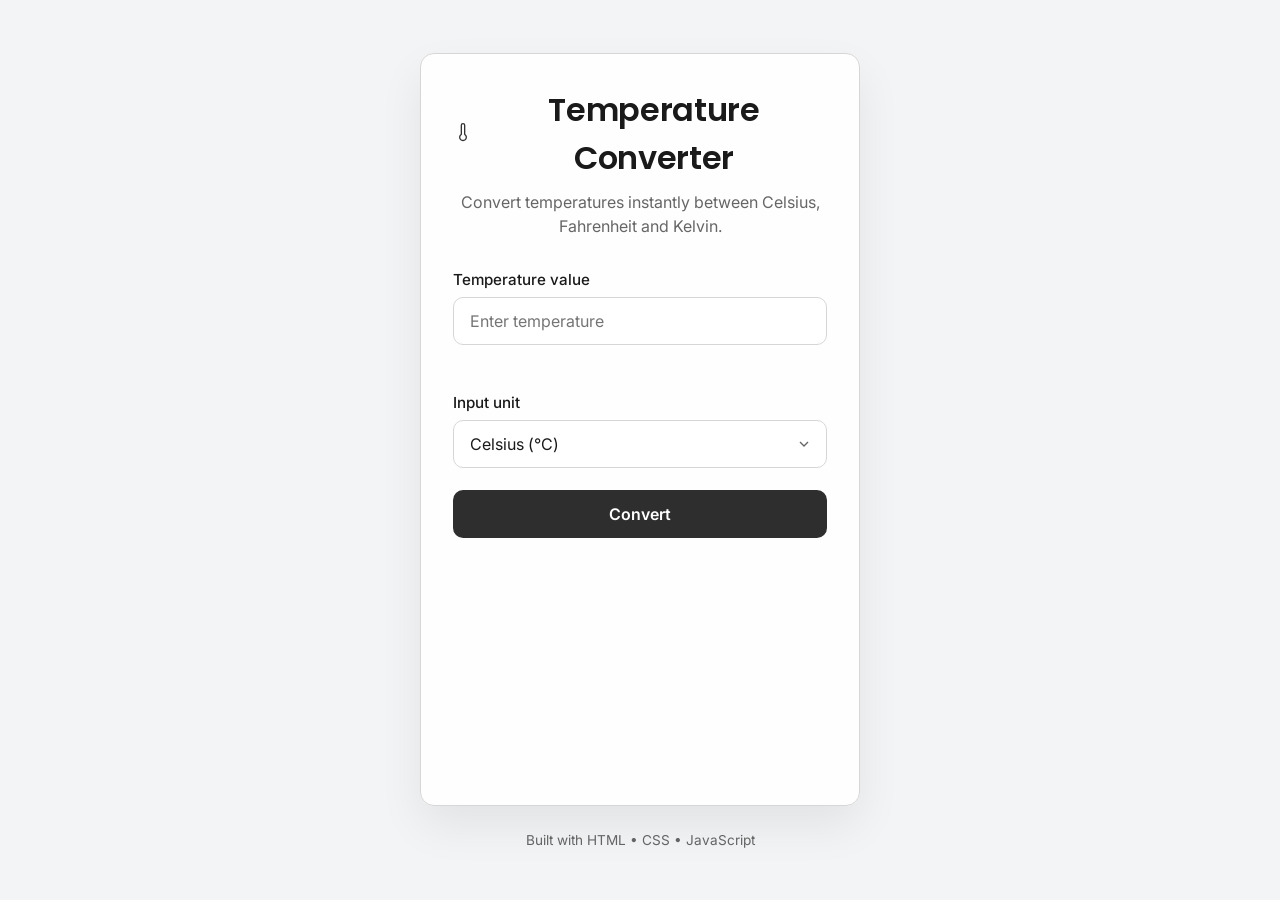
<file: WebDev-L3-TemperatureConverter/index.html>
<!DOCTYPE html>
<html lang="en">
<head>
<meta charset="UTF-8" />
<meta name="viewport" content="width=device-width, initial-scale=1.0" />
<title>Temperature Converter</title>

<link rel="preconnect" href="https://fonts.googleapis.com">
<link href="https://fonts.googleapis.com/css2?family=Poppins:wght@600&family=Inter:wght@400;500;600&display=swap" rel="stylesheet">

<link rel="stylesheet" href="style.css" />
</head>
<body>

  <main class="card" id="card">

    <!-- Heading -->
    <div class="heading-row">
      <span class="thermo-icon" aria-hidden="true">
        <svg width="20" height="20" viewBox="0 0 24 24" fill="none">
          <path d="M14 14.76V4a2 2 0 0 0-4 0v10.76a4 4 0 1 0 4 0Z" stroke="#333333" stroke-width="1.6" stroke-linecap="round" stroke-linejoin="round"/>
        </svg>
      </span>
      <h1 class="title">Temperature Converter</h1>
    </div>
    <p class="subtitle">Convert temperatures instantly between Celsius, Fahrenheit and Kelvin.</p>

    <!-- Input -->
    <form id="converterForm" novalidate>
      <div class="field-group">
        <label for="tempInput" class="field-label">Temperature value</label>
        <input
          type="text"
          inputmode="decimal"
          id="tempInput"
          class="text-input"
          placeholder="Enter temperature"
          autocomplete="off"
        />
        <p class="error-message" id="errorMessage" role="alert"></p>
      </div>

      <!-- Unit selector -->
      <div class="field-group">
        <label for="unitSelect" class="field-label">Input unit</label>
        <select id="unitSelect" class="unit-select">
          <option value="C">Celsius (°C)</option>
          <option value="F">Fahrenheit (°F)</option>
          <option value="K">Kelvin (K)</option>
        </select>
      </div>

      <!-- Convert button -->
      <button type="submit" class="convert-btn">Convert</button>
    </form>

    <!-- Results -->
    <section class="results" id="results" aria-live="polite">
      <div class="result-card" id="cardC" data-unit="C">
        <p class="result-label">Celsius</p>
        <p class="result-value" id="valueC">—</p>
      </div>
      <div class="result-card" id="cardF" data-unit="F">
        <p class="result-label">Fahrenheit</p>
        <p class="result-value" id="valueF">—</p>
      </div>
      <div class="result-card" id="cardK" data-unit="K">
        <p class="result-label">Kelvin</p>
        <p class="result-value" id="valueK">—</p>
      </div>
    </section>

  </main>

  <footer class="footer">Built with HTML • CSS • JavaScript</footer>

<script src="script.js"></script>
</body>
</html>
</file>
<file: WebDev-L1-LandingPage/style.css>
:root{
    --bg-deep:#0a0b10;
    --bg-panel:#12141c;
    --bg-panel-soft:#161923;
    --line:rgba(245,243,235,0.09);
    --ink:#f3f1eb;
    --ink-muted:#9498a8;
    --ink-faint:#5c6072;
    --gold:#c9a66b;
    --gold-bright:#e8c888;
    --glow:#6e76ff;
    --glow-soft:rgba(110,118,255,0.35);
  }

  *{margin:0;padding:0;box-sizing:border-box;}

  html{scroll-behavior:smooth;}

  body{
    background:var(--bg-deep);
    color:var(--ink);
    font-family:'Inter',sans-serif;
    font-weight:400;
    line-height:1.6;
    overflow-x:hidden;
  }

  h1,h2,h3,.logo{
    font-family:'Fraunces',serif;
    font-weight:500;
    letter-spacing:-0.01em;
  }

  a{color:inherit;text-decoration:none;}
  ul{list-style:none;}
  img{max-width:100%;display:block;}
  section{position:relative;}

  .eyebrow{
    font-family:'Inter',sans-serif;
    font-size:0.72rem;
    font-weight:600;
    letter-spacing:0.22em;
    text-transform:uppercase;
    color:var(--gold);
  }

  .container{
    max-width:1180px;
    margin:0 auto;
    padding:0 32px;
  }

  /* ---------- NAVBAR ---------- */
  .navbar{
    position:fixed;
    top:0; left:0; right:0;
    z-index:100;
    display:flex;
    align-items:center;
    justify-content:space-between;
    padding:22px 40px;
    background:rgba(10,11,16,0.55);
    backdrop-filter:blur(16px);
    -webkit-backdrop-filter:blur(16px);
    border-bottom:1px solid var(--line);
  }

  .logo{
    font-size:1.35rem;
    letter-spacing:0.08em;
    color:var(--ink);
  }
  .logo span{color:var(--gold);}

  .nav-links{
    display:flex;
    gap:44px;
  }

  .nav-links a{
    position:relative;
    font-size:0.9rem;
    color:var(--ink-muted);
    transition:color 0.25s ease;
    padding-bottom:4px;
  }

  .nav-links a::after{
    content:"";
    position:absolute;
    left:0; bottom:0;
    width:0%;
    height:1px;
    background:var(--gold);
    transition:width 0.3s ease;
  }

  .nav-links a:hover{color:var(--ink);}
  .nav-links a:hover::after{width:100%;}

  .btn{
    display:inline-block;
    font-family:'Inter',sans-serif;
    font-size:0.85rem;
    font-weight:600;
    letter-spacing:0.02em;
    padding:12px 26px;
    border-radius:100px;
    cursor:pointer;
    border:1px solid transparent;
    transition:transform 0.25s ease, box-shadow 0.25s ease, opacity 0.25s ease;
  }

  .btn-primary{
    background:linear-gradient(120deg,var(--gold),var(--gold-bright));
    color:#141212;
  }
  .btn-primary:hover{
    transform:translateY(-2px);
    box-shadow:0 8px 24px rgba(201,166,107,0.35);
  }

  .btn-ghost{
    border:1px solid var(--line);
    color:var(--ink);
    background:rgba(255,255,255,0.02);
  }
  .btn-ghost:hover{
    border-color:var(--gold);
    color:var(--gold-bright);
  }

  /* ---------- HERO ---------- */
  .hero{
    min-height:100vh;
    display:flex;
    align-items:center;
    padding:160px 0 100px;
    background:
      radial-gradient(ellipse 60% 50% at 80% 10%, var(--glow-soft), transparent 60%),
      radial-gradient(ellipse 50% 40% at 10% 90%, rgba(201,166,107,0.18), transparent 60%),
      var(--bg-deep);
    overflow:hidden;
  }

  .glow-orb{
    position:absolute;
    border-radius:50%;
    filter:blur(60px);
    opacity:0.5;
    pointer-events:none;
    animation:float 12s ease-in-out infinite;
  }
  .orb-1{width:260px;height:260px;background:var(--glow);top:8%;right:12%;animation-delay:0s;}
  .orb-2{width:180px;height:180px;background:var(--gold);bottom:12%;left:6%;animation-delay:3s;}
  .orb-3{width:140px;height:140px;background:var(--glow);top:55%;right:28%;opacity:0.25;animation-delay:6s;}

  @keyframes float{
    0%,100%{transform:translateY(0) translateX(0);}
    50%{transform:translateY(-26px) translateX(14px);}
  }

  .constellation{
    position:absolute;
    top:0; right:0;
    width:56%;
    height:100%;
    opacity:0.55;
    pointer-events:none;
  }
  .constellation circle{fill:var(--gold-bright);}
  .constellation .node{animation:pulse 3.5s ease-in-out infinite;}
  .constellation line{stroke:rgba(201,166,107,0.28);stroke-width:1;}
  @keyframes pulse{
    0%,100%{opacity:0.4;}
    50%{opacity:1;}
  }

  .hero-inner{
    position:relative;
    z-index:2;
    max-width:680px;
  }

  .hero h1{
    font-size:clamp(2.6rem, 6vw, 5rem);
    line-height:1.06;
    font-weight:500;
    margin:20px 0 26px;
    color:var(--ink);
  }
  .hero h1 em{
    font-style:italic;
    font-weight:400;
    color:var(--gold-bright);
  }

  .hero p.sub{
    font-size:1.15rem;
    color:var(--ink-muted);
    max-width:520px;
    margin-bottom:40px;
    font-weight:300;
  }

  .hero-ctas{
    display:flex;
    gap:18px;
    flex-wrap:wrap;
    margin-bottom:70px;
  }

  .scroll-hint{
    display:flex;
    align-items:center;
    gap:10px;
    font-size:0.72rem;
    letter-spacing:0.2em;
    text-transform:uppercase;
    color:var(--ink-faint);
  }
  .scroll-hint::before{
    content:"";
    width:28px;
    height:1px;
    background:var(--ink-faint);
    display:inline-block;
  }

  /* ---------- SECTION HEADERS ---------- */
  .section-head{
    max-width:600px;
    margin:0 auto 64px;
    text-align:center;
  }
  .section-head h2{
    font-size:clamp(2rem, 3.6vw, 2.9rem);
    margin-top:14px;
    font-weight:500;
  }
  .section-head p{
    color:var(--ink-muted);
    margin-top:16px;
    font-size:1.02rem;
  }

  /* ---------- FEATURES ---------- */
  .features{
    padding:130px 0;
    background:var(--bg-deep);
    border-top:1px solid var(--line);
  }

  .card-grid{
    display:grid;
    grid-template-columns:repeat(3, 1fr);
    gap:24px;
  }

  .card{
    background:linear-gradient(180deg, var(--bg-panel-soft), var(--bg-panel));
    border:1px solid var(--line);
    border-radius:16px;
    padding:36px 30px;
    transition:transform 0.3s ease, border-color 0.3s ease, box-shadow 0.3s ease;
  }
  .card:hover{
    transform:translateY(-6px);
    border-color:rgba(201,166,107,0.4);
    box-shadow:0 20px 40px rgba(0,0,0,0.35);
  }

  .card .icon{
    font-size:1.6rem;
    margin-bottom:20px;
    display:inline-block;
  }

  .card h3{
    font-size:1.2rem;
    font-weight:500;
    margin-bottom:10px;
    color:var(--ink);
  }

  .card p{
    color:var(--ink-muted);
    font-size:0.94rem;
  }

  .card.wide{grid-column:span 1;}

  /* ---------- ABOUT / PROCESS ---------- */
  .about{
    padding:130px 0;
    background:var(--bg-panel);
    border-top:1px solid var(--line);
    border-bottom:1px solid var(--line);
  }

  .about-grid{
    display:grid;
    grid-template-columns:1fr 1fr;
    gap:80px;
    align-items:center;
  }

  .about-copy h2{
    font-size:clamp(2rem, 3.4vw, 2.6rem);
    margin:14px 0 20px;
    font-weight:500;
  }

  .about-copy p{
    color:var(--ink-muted);
    margin-bottom:20px;
    max-width:480px;
  }

  .steps{
    display:flex;
    flex-direction:column;
    gap:28px;
  }

  .step{
    display:flex;
    gap:20px;
    align-items:flex-start;
    padding:22px;
    background:var(--bg-deep);
    border:1px solid var(--line);
    border-radius:14px;
  }

  .step .num{
    font-family:'Fraunces',serif;
    font-style:italic;
    font-size:1.3rem;
    color:var(--gold);
    min-width:34px;
  }

  .step h4{
    font-size:1rem;
    font-weight:600;
    margin-bottom:6px;
    color:var(--ink);
  }

  .step p{
    font-size:0.9rem;
    color:var(--ink-muted);
  }

  /* ---------- TESTIMONIALS ---------- */
  .testimonials{
    padding:130px 0;
    background:var(--bg-deep);
  }

  .quote-grid{
    display:grid;
    grid-template-columns:repeat(3, 1fr);
    gap:24px;
  }

  .quote-card{
    background:var(--bg-panel-soft);
    border:1px solid var(--line);
    border-radius:16px;
    padding:34px 28px;
    display:flex;
    flex-direction:column;
    justify-content:space-between;
  }

  .quote-card .mark{
    font-family:'Fraunces',serif;
    font-size:2.4rem;
    color:var(--gold);
    line-height:1;
    margin-bottom:14px;
  }

  .quote-card p.text{
    color:var(--ink);
    font-size:1rem;
    font-weight:300;
    margin-bottom:24px;
    font-style:italic;
  }

  .quote-author{
    display:flex;
    flex-direction:column;
    font-size:0.85rem;
  }
  .quote-author strong{
    color:var(--ink);
    font-weight:600;
  }
  .quote-author span{
    color:var(--ink-faint);
  }

  /* ---------- CLOSING CTA ---------- */
  .closing{
    padding:120px 0;
    text-align:center;
    background:
      radial-gradient(ellipse 70% 60% at 50% 0%, var(--glow-soft), transparent 65%),
      var(--bg-panel);
    border-top:1px solid var(--line);
  }
  .closing h2{
    font-size:clamp(2rem, 4vw, 3rem);
    max-width:640px;
    margin:0 auto 30px;
  }

  /* ---------- FOOTER ---------- */
  footer{
    background:var(--bg-deep);
    border-top:1px solid var(--line);
    padding:70px 0 30px;
  }

  .footer-grid{
    display:grid;
    grid-template-columns:1.4fr 1fr 1fr 1fr;
    gap:40px;
    margin-bottom:60px;
  }

  .footer-brand p{
    color:var(--ink-muted);
    font-size:0.9rem;
    margin-top:16px;
    max-width:280px;
  }

  .footer-col h5{
    font-size:0.78rem;
    letter-spacing:0.14em;
    text-transform:uppercase;
    color:var(--ink-faint);
    margin-bottom:18px;
  }

  .footer-col ul{
    display:flex;
    flex-direction:column;
    gap:12px;
  }

  .footer-col a{
    color:var(--ink-muted);
    font-size:0.9rem;
    transition:color 0.2s ease;
  }
  .footer-col a:hover{color:var(--gold-bright);}

  .footer-bottom{
    display:flex;
    justify-content:space-between;
    align-items:center;
    padding-top:26px;
    border-top:1px solid var(--line);
    font-size:0.8rem;
    color:var(--ink-faint);
    flex-wrap:wrap;
    gap:14px;
  }

  /* ---------- RESPONSIVE ---------- */
  @media (max-width: 960px){
    .card-grid{grid-template-columns:repeat(2,1fr);}
    .quote-grid{grid-template-columns:repeat(2,1fr);}
    .about-grid{grid-template-columns:1fr; gap:50px;}
    .footer-grid{grid-template-columns:1fr 1fr; gap:36px;}
    .constellation{opacity:0.3;}
  }

  @media (max-width: 640px){
    .navbar{padding:18px 20px;}
    .nav-links{display:none;}
    .container{padding:0 22px;}
    .hero{padding:140px 0 70px;}
    .card-grid{grid-template-columns:1fr;}
    .quote-grid{grid-template-columns:1fr;}
    .footer-grid{grid-template-columns:1fr 1fr;}
    .features,.about,.testimonials,.closing{padding:90px 0;}
    .hero-ctas{flex-direction:column; align-items:flex-start;}
  }
</file>
<file: WebDev-L2-Portfolio/style.css>
/* =========================================================
   TOKENS
========================================================= */
:root{
  --navy: #0F172A;
  --slate: #1E293B;
  --slate-soft: #253248;
  --white: #F8FAFC;
  --cyan: #38BDF8;
  --emerald: #10B981;
  --violet: #8B5CF6;
  --gold-1: #E8C77E;
  --gold-2: #F6E7B8;
  --gold-3: #B98A2F;

  --bg: var(--navy);
  --surface: var(--slate);
  --surface-2: var(--slate-soft);
  --text: var(--white);
  --text-dim: #A9B4C4;
  --text-faint: #6B7A93;
  --border: rgba(248,250,252,0.08);
  --border-strong: rgba(248,250,252,0.14);

  --font-display: 'Space Grotesk', sans-serif;
  --font-body: 'Inter', sans-serif;
  --font-mono: 'JetBrains Mono', monospace;

  --radius-sm: 10px;
  --radius-md: 16px;
  --radius-lg: 24px;

  --ease: cubic-bezier(.16,.84,.44,1);
  --nav-h: 76px;
}

[data-theme="light"]{
  --bg: #F8FAFC;
  --surface: #FFFFFF;
  --surface-2: #EEF2F8;
  --text: #0F172A;
  --text-dim: #47536A;
  --text-faint: #8493AA;
  --border: rgba(15,23,42,0.09);
  --border-strong: rgba(15,23,42,0.16);
}

*,*::before,*::after{ box-sizing: border-box; }
html{ scroll-behavior: smooth; }
@media (prefers-reduced-motion: reduce){
  html{ scroll-behavior: auto; }
  *,*::before,*::after{ animation-duration: 0.001ms !important; animation-iteration-count: 1 !important; transition-duration: 0.001ms !important; scroll-behavior: auto !important; }
}

body{
  margin:0;
  background: var(--bg);
  color: var(--text);
  font-family: var(--font-body);
  font-size: 16px;
  line-height: 1.6;
  -webkit-font-smoothing: antialiased;
  transition: background .4s var(--ease), color .4s var(--ease);
  overflow-x: hidden;
}

h1,h2,h3,h4{ font-family: var(--font-display); font-weight: 600; margin: 0; line-height: 1.15; letter-spacing: -0.01em; }
p{ margin: 0; }
a{ color: inherit; text-decoration: none; }
ul{ margin:0; padding:0; list-style:none; }
img{ max-width:100%; display:block; }
button{ font-family: inherit; cursor:pointer; }
input,textarea{ font-family: inherit; }

.container{ width: 100%; max-width: 1180px; margin: 0 auto; padding: 0 28px; }

::selection{ background: var(--cyan); color: var(--navy); }

/* Focus visibility */
a:focus-visible, button:focus-visible, input:focus-visible, textarea:focus-visible{
  outline: 2px solid var(--cyan); outline-offset: 3px; border-radius: 6px;
}

/* =========================================================
   SHARED TEXT TREATMENTS
========================================================= */
.gold-text{
  background: linear-gradient(100deg, var(--gold-3), var(--gold-2) 45%, var(--gold-1) 75%, var(--gold-3));
  -webkit-background-clip: text; background-clip: text; color: transparent;
  background-size: 220% auto;
  animation: goldshift 7s ease-in-out infinite;
}
@keyframes goldshift{ 0%{background-position:0% 50%;} 50%{background-position:100% 50%;} 100%{background-position:0% 50%;} }

.accent-cyan{ color: var(--cyan); }
.accent-emerald{ color: var(--emerald); }
.accent-violet{ color: var(--violet); }

.section-eyebrow{
  font-family: var(--font-mono);
  font-size: 13px;
  letter-spacing: .12em;
  color: var(--cyan);
  margin-bottom: 14px;
  text-transform: uppercase;
}
.section-title{
  font-size: clamp(1.9rem, 3.4vw, 2.6rem);
  margin-bottom: 14px;
}
.section-sub{
  color: var(--text-dim);
  max-width: 560px;
  margin-bottom: 44px;
  font-size: 1.02rem;
}

/* =========================================================
   BUTTONS
========================================================= */
.btn{
  display:inline-flex; align-items:center; justify-content:center;
  padding: 14px 26px;
  border-radius: 999px;
  font-weight: 600;
  font-size: 0.95rem;
  border: 1px solid transparent;
  transition: transform .25s var(--ease), box-shadow .25s var(--ease), background .25s var(--ease), border-color .25s var(--ease), color .25s var(--ease);
  white-space: nowrap;
}
.btn-primary{
  background: var(--cyan);
  color: var(--navy);
  box-shadow: 0 0 0 0 rgba(56,189,248,.5);
}
.btn-primary:hover{ transform: translateY(-2px); box-shadow: 0 10px 30px -8px rgba(56,189,248,.55); }

.btn-outline{
  background: transparent;
  color: var(--text);
  border-color: var(--border-strong);
}
.btn-outline:hover{ border-color: var(--cyan); color: var(--cyan); transform: translateY(-2px); }

.btn-ghost{
  background: var(--surface-2);
  color: var(--text);
  border-color: var(--border);
}
.btn-ghost:hover{ border-color: var(--cyan); color: var(--cyan); }

.btn-disabled{
  background: transparent;
  color: var(--text-faint);
  border: 1px dashed var(--border-strong);
  cursor: not-allowed;
}

.btn-small{ padding: 10px 18px; font-size: 0.85rem; }
.btn-full{ width: 100%; }

/* =========================================================
   LOADER
========================================================= */
#loader{
  position: fixed; inset: 0; z-index: 999;
  background: var(--navy);
  display:flex; align-items:center; justify-content:center;
  transition: opacity .6s var(--ease), visibility .6s var(--ease);
}
#loader.hidden{ opacity: 0; visibility: hidden; pointer-events:none; }
.loader-inner{ text-align:center; font-family: var(--font-mono); color: var(--white); }
.loader-bracket{ color: var(--cyan); }
.loader-name{ font-size: 1.4rem; letter-spacing: .04em; margin: 0 4px; }
.loader-bar{ width: 160px; height: 2px; background: rgba(248,250,252,0.12); margin: 22px auto 0; border-radius: 2px; overflow:hidden; }
.loader-bar span{ display:block; height:100%; width:0%; background: linear-gradient(90deg, var(--cyan), var(--emerald)); animation: loadbar 1.4s var(--ease) forwards; }
@keyframes loadbar{ to{ width: 100%; } }

/* =========================================================
   NAV
========================================================= */
.nav{
  position: fixed; top:0; left:0; right:0; z-index: 500;
  height: var(--nav-h);
  display:flex; align-items:center;
  background: color-mix(in srgb, var(--bg) 78%, transparent);
  backdrop-filter: blur(14px) saturate(140%);
  -webkit-backdrop-filter: blur(14px) saturate(140%);
  border-bottom: 1px solid transparent;
  transition: border-color .3s var(--ease), background .3s var(--ease);
}
.nav.scrolled{ border-bottom-color: var(--border); }

.nav-inner{
  width:100%; max-width: 1180px; margin: 0 auto; padding: 0 28px;
  display:flex; align-items:center; justify-content:space-between; gap: 24px;
}

.logo{
  font-family: var(--font-mono);
  font-size: 1.05rem;
  font-weight: 600;
  letter-spacing: -0.01em;
}
.logo-bracket{ color: var(--cyan); }

.nav-links{ display:flex; align-items:center; gap: 30px; }
.nav-link{
  font-size: .92rem; color: var(--text-dim); position:relative; padding: 6px 0;
  transition: color .2s var(--ease);
}
.nav-link::after{
  content:""; position:absolute; left:0; right:0; bottom:-2px; height:2px;
  background: linear-gradient(90deg, var(--cyan), var(--emerald));
  transform: scaleX(0); transform-origin: left; transition: transform .3s var(--ease);
}
.nav-link:hover, .nav-link.active{ color: var(--text); }
.nav-link:hover::after, .nav-link.active::after{ transform: scaleX(1); }

.nav-actions{ display:flex; align-items:center; gap: 14px; }

.icon-btn{
  width: 40px; height: 40px; border-radius: 50%;
  border: 1px solid var(--border-strong);
  background: transparent; color: var(--text);
  display:flex; align-items:center; justify-content:center;
  transition: border-color .2s var(--ease), color .2s var(--ease), transform .2s var(--ease);
}
.icon-btn:hover{ border-color: var(--cyan); color: var(--cyan); transform: rotate(15deg); }
.icon-btn svg{ width: 18px; height: 18px; }
.icon-sun{ display: none; }
[data-theme="light"] .icon-sun{ display:block; }
[data-theme="light"] .icon-moon{ display:none; }

.nav-burger{
  display:none; flex-direction:column; justify-content:center; gap:5px;
  width: 40px; height: 40px; background: transparent; border: none;
}
.nav-burger span{ display:block; width: 22px; height: 2px; background: var(--text); transition: transform .3s var(--ease), opacity .3s var(--ease); }
.nav-burger.open span:nth-child(1){ transform: translateY(7px) rotate(45deg); }
.nav-burger.open span:nth-child(2){ opacity: 0; }
.nav-burger.open span:nth-child(3){ transform: translateY(-7px) rotate(-45deg); }

/* =========================================================
   HERO
========================================================= */
.hero{
  position: relative;
  min-height: 100vh;
  display:flex; align-items:center;
  padding-top: var(--nav-h);
  overflow: hidden;
}
.hero-bg{ position:absolute; inset:0; z-index:0; }
.grid-field{
  position:absolute; inset: -10% -10%;
  background-image:
    linear-gradient(var(--border) 1px, transparent 1px),
    linear-gradient(90deg, var(--border) 1px, transparent 1px);
  background-size: 56px 56px;
  mask-image: radial-gradient(ellipse 70% 60% at 60% 40%, black 10%, transparent 75%);
  animation: driftgrid 40s linear infinite;
}
@keyframes driftgrid{ from{ background-position: 0 0, 0 0;} to{ background-position: 56px 56px, 56px 56px; } }
.glow{ position:absolute; border-radius:50%; filter: blur(90px); opacity: .35; }
.glow-cyan{ width: 480px; height: 480px; background: var(--cyan); top: -120px; right: -80px; }
.glow-violet{ width: 380px; height: 380px; background: var(--violet); bottom: -100px; left: -60px; opacity: .22; }

.hero-inner{
  position:relative; z-index:1;
  display:grid; grid-template-columns: 1.1fr 0.9fr; gap: 64px; align-items:center;
  padding-top: 40px; padding-bottom: 60px;
}

.eyebrow{
  font-family: var(--font-mono); font-size: .85rem; color: var(--text-dim);
  display:flex; align-items:center; gap:8px; margin-bottom: 22px;
}
.eyebrow-dot{ width:7px; height:7px; border-radius:50%; background: var(--emerald); box-shadow: 0 0 0 4px rgba(16,185,129,.18); }

.hero-title{
  font-size: clamp(2.6rem, 6vw, 4.4rem);
  margin-bottom: 8px;
}
.cursor-fixed{ color: var(--cyan); }

.hero-role{
  font-family: var(--font-mono);
  font-size: clamp(1rem, 1.6vw, 1.25rem);
  color: var(--cyan);
  min-height: 1.6em;
  margin-bottom: 22px;
}
.hero-role::after{ content:""; display:inline-block; width:2px; height:1em; background: var(--cyan); margin-left:3px; vertical-align: -2px; animation: blink 1s steps(1) infinite; }
@keyframes blink{ 50%{ opacity:0; } }

.hero-desc{
  color: var(--text-dim); max-width: 540px; margin-bottom: 34px; font-size: 1.05rem;
}

.hero-actions{ display:flex; gap: 16px; flex-wrap: wrap; margin-bottom: 48px; }

.hero-stats{ display:flex; gap: 40px; flex-wrap: wrap; }
.stat{ display:flex; flex-direction:column; gap: 2px; }
.stat-num, .stat-num-static{ font-family: var(--font-display); font-size: 1.5rem; font-weight: 700; color: var(--text); }
.stat-label{ font-size: .8rem; color: var(--text-faint); letter-spacing: .02em; }

.hero-visual{ position:relative; display:flex; flex-direction:column; align-items:center; gap: 34px; }

.profile-frame{ position:relative; width: 220px; height: 220px; }
.profile-photo{
  width: 100%; height: 100%; border-radius: 30px; overflow:hidden;
  background: linear-gradient(160deg, var(--surface-2), var(--surface));
  border: 1px solid var(--border-strong);
  display:flex; align-items:center; justify-content:center;
  position: relative;
}
.profile-photo img{ width:100%; height:100%; object-fit:cover; }
.fallback-initials{
  display:none; font-family: var(--font-display); font-size: 4rem; font-weight:700; color: var(--cyan);
}
.profile-photo.img-fallback img{ display:none; }
.profile-photo.img-fallback .fallback-initials{ display:block; }
.profile-ring{
  position:absolute; inset:-10px; border-radius: 38px; border: 1px solid var(--border-strong);
  pointer-events:none;
}
.profile-ring::after{
  content:""; position:absolute; inset:0; border-radius: 38px;
  border: 1.5px solid transparent;
  background: conic-gradient(from 0deg, var(--cyan), var(--violet), var(--emerald), var(--cyan)) border-box;
  -webkit-mask: linear-gradient(#fff 0 0) padding-box, linear-gradient(#fff 0 0);
  -webkit-mask-composite: xor; mask-composite: exclude;
  animation: spin 8s linear infinite;
}
@keyframes spin{ to{ transform: rotate(360deg); } }

.terminal-card{
  width: 100%; max-width: 340px;
  background: var(--surface);
  border: 1px solid var(--border);
  border-radius: var(--radius-md);
  overflow:hidden;
  box-shadow: 0 24px 60px -20px rgba(0,0,0,.5);
  animation: floaty 6s ease-in-out infinite;
}
@keyframes floaty{ 0%,100%{ transform: translateY(0); } 50%{ transform: translateY(-10px); } }
.terminal-bar{
  display:flex; align-items:center; gap:8px; padding: 12px 14px; background: var(--surface-2);
  border-bottom: 1px solid var(--border);
}
.dot{ width:9px; height:9px; border-radius:50%; }
.dot-r{ background:#F87171; } .dot-y{ background:#FBBF24; } .dot-g{ background:#34D399; }
.terminal-title{ margin-left: 8px; font-family: var(--font-mono); font-size: .74rem; color: var(--text-faint); }
.terminal-body{
  margin:0; padding: 18px 16px; font-family: var(--font-mono); font-size: .82rem; line-height: 1.7;
  color: var(--text-dim); overflow-x:auto;
}
.tk-key{ color: var(--violet); } .tk-var{ color: var(--cyan); } .tk-prop{ color: var(--text); } .tk-str{ color: var(--emerald); }

.scroll-cue{
  position:absolute; bottom: 28px; left:50%; transform: translateX(-50%);
  width: 26px; height: 42px; border: 1.5px solid var(--border-strong); border-radius: 20px;
  display:flex; justify-content:center; padding-top: 8px; z-index:1;
}
.scroll-cue span{ width: 4px; height: 8px; border-radius:2px; background: var(--cyan); animation: scrolldown 1.8s ease-in-out infinite; }
@keyframes scrolldown{ 0%{ opacity:1; transform: translateY(0);} 70%{opacity:0; transform: translateY(14px);} 100%{opacity:0;} }

/* =========================================================
   SECTIONS (shared)
========================================================= */
.section{ padding: 120px 0; position: relative; scroll-margin-top: var(--nav-h); }
#home{ scroll-margin-top: 0; }
.section.about, .section.skills, .section.achievements{ background: var(--surface); }

/* =========================================================
   ABOUT
========================================================= */
.about-grid{ display:grid; grid-template-columns: 1.2fr 1fr; gap: 64px; align-items:start; }
.about-copy p{ color: var(--text-dim); margin-bottom: 20px; font-size: 1.04rem; }
.about-copy p:last-child{ margin-bottom:0; }

.about-values{ display:grid; grid-template-columns: 1fr 1fr; gap: 18px; }
.value-card{
  background: var(--bg); border: 1px solid var(--border); border-radius: var(--radius-md);
  padding: 26px 22px; transition: transform .3s var(--ease), border-color .3s var(--ease);
}
.value-card:hover{ transform: translateY(-4px); border-color: var(--cyan); }
.value-icon{ display:block; color: var(--cyan); font-size: 1.1rem; margin-bottom: 14px; }
.value-card h3{ font-size: 1.02rem; margin-bottom: 8px; }
.value-card p{ color: var(--text-dim); font-size: .9rem; }

/* =========================================================
   SKILLS
========================================================= */
.skills-grid{ display:grid; grid-template-columns: repeat(3, 1fr); gap: 22px; }
.skill-card{
  background: var(--bg); border: 1px solid var(--border); border-radius: var(--radius-md);
  padding: 30px; transition: transform .3s var(--ease), border-color .3s var(--ease);
}
.skill-card:hover{ transform: translateY(-4px); border-color: var(--emerald); }
.skill-card-head{ display:flex; align-items:center; gap: 12px; margin-bottom: 22px; }
.skill-icon{ width: 38px; height: 38px; border-radius: 10px; background: var(--surface-2); display:flex; align-items:center; justify-content:center; color: var(--emerald); flex-shrink:0; }
.skill-icon svg{ width: 19px; height:19px; }
.skill-card h3{ font-size: 1rem; }

.chip-row{ display:flex; flex-wrap:wrap; gap: 10px; }
.chip{
  font-family: var(--font-mono); font-size: .82rem; padding: 8px 14px; border-radius: 999px;
  background: var(--surface-2); border: 1px solid var(--border); color: var(--text);
}
.chip-sm{ font-size: .74rem; padding: 6px 12px; }

/* =========================================================
   PROJECTS
========================================================= */
.project-filters{ display:flex; gap: 10px; margin-bottom: 40px; flex-wrap: wrap; }
.filter-btn{
  font-size: .85rem; padding: 10px 18px; border-radius: 999px; background: transparent;
  border: 1px solid var(--border-strong); color: var(--text-dim);
  transition: all .25s var(--ease);
}
.filter-btn:hover{ color: var(--text); border-color: var(--cyan); }
.filter-btn.active{ background: var(--cyan); color: var(--navy); border-color: var(--cyan); font-weight:600; }

.project-grid{ display:grid; grid-template-columns: 1fr 1fr; gap: 26px; }
.project-card{
  background: var(--surface); border: 1px solid var(--border); border-radius: var(--radius-lg);
  overflow:hidden; display:flex; flex-direction:column;
  transition: transform .35s var(--ease), border-color .35s var(--ease), box-shadow .35s var(--ease);
}
.project-card:hover{ transform: translateY(-6px); border-color: var(--border-strong); box-shadow: 0 30px 60px -30px rgba(0,0,0,.55); }
.project-card.is-hidden{ display:none; }

.project-media{
  height: 130px; position:relative; display:flex; align-items:flex-end; padding: 16px 22px;
}
.grad-1{ background: linear-gradient(120deg, #0f2f4a, #16506b 60%, #38BDF8 140%); }
.grad-2{ background: linear-gradient(120deg, #0f3d2e, #10604a 60%, #10B981 140%); }
.grad-3{ background: linear-gradient(120deg, #2a1f45, #4a3170 60%, #8B5CF6 140%); }
.grad-4{ background: linear-gradient(120deg, #3a2a10, #6a4d1c 60%, #E8C77E 140%); }
.project-index{ font-family: var(--font-mono); font-size: 2.2rem; font-weight:600; color: rgba(255,255,255,.35); }
.featured-badge{
  position:absolute; top: 16px; right: 16px; font-family: var(--font-mono); font-size: .68rem;
  padding: 5px 11px; border-radius: 999px; background: rgba(15,23,42,.55); color: var(--gold-2);
  border: 1px solid rgba(232,199,126,.5); letter-spacing:.04em; backdrop-filter: blur(6px);
}

.project-body{ padding: 26px 26px 28px; display:flex; flex-direction:column; gap: 16px; flex:1; }
.project-top{ display:flex; align-items:center; justify-content:space-between; gap: 10px; }
.project-top h3{ font-size: 1.25rem; }
.status-pill{
  font-family: var(--font-mono); font-size: .7rem; padding: 4px 10px; border-radius: 999px;
  background: var(--surface-2); color: var(--text-dim); border: 1px solid var(--border); white-space:nowrap;
}
.project-tagline{ color: var(--cyan); font-size: .88rem; font-weight: 600; }
.project-desc{ color: var(--text-dim); font-size: .94rem; }

.project-detail-row{ display:grid; grid-template-columns: 1fr 1fr; gap: 16px; padding: 16px 0; border-top: 1px solid var(--border); border-bottom: 1px solid var(--border); }
.project-detail-row h4{ font-size: .74rem; text-transform: uppercase; letter-spacing:.06em; color: var(--text-faint); margin-bottom: 6px; font-family: var(--font-mono); font-weight:500;}
.project-detail-row p{ font-size: .85rem; color: var(--text-dim); }

.highlight-list{ display:grid; grid-template-columns: 1fr 1fr; gap: 8px 14px; }
.highlight-list li{ font-size: .84rem; color: var(--text-dim); position:relative; padding-left: 16px; }
.highlight-list li::before{ content:""; position:absolute; left:0; top: 8px; width:6px; height:6px; border-radius:50%; background: var(--emerald); }

.tech-row{ margin-top: -4px; }

.project-actions{ display:flex; gap: 12px; margin-top: 4px; flex-wrap: wrap; }

.project-empty{ text-align:center; color: var(--text-dim); padding: 40px 0; }

/* =========================================================
   EXPERIENCE / TIMELINE
========================================================= */
.timeline{ position:relative; max-width: 760px; margin-top: 20px; }
.timeline::before{
  content:""; position:absolute; left: 9px; top: 6px; bottom: 6px; width: 2px;
  background: linear-gradient(var(--cyan), var(--emerald));
  opacity:.35;
}
.timeline-item{ position:relative; padding-left: 44px; margin-bottom: 44px; }
.timeline-item:last-child{ margin-bottom:0; }
.timeline-marker{
  position:absolute; left:0; top: 4px; width: 20px; height:20px; border-radius:50%;
  background: var(--bg); border: 2px solid var(--cyan);
}
.timeline-marker::after{ content:""; position:absolute; inset:4px; border-radius:50%; background: var(--cyan); }
.timeline-date{ font-family: var(--font-mono); font-size: .78rem; color: var(--emerald); letter-spacing:.03em; }
.timeline-content h3{ font-size: 1.15rem; margin: 8px 0 10px; }
.timeline-content p{ color: var(--text-dim); font-size: .95rem; max-width: 600px; }

/* =========================================================
   ACHIEVEMENTS
========================================================= */
.achievement-card{
  background: var(--bg); border: 1px solid var(--border-strong); border-radius: var(--radius-lg);
  padding: 40px; position: relative; overflow:hidden;
}
.achievement-card::before{
  content:""; position:absolute; top:-40%; right:-10%; width: 320px; height:320px; border-radius:50%;
  background: radial-gradient(circle, rgba(232,199,126,.16), transparent 70%);
}
.achievement-head{ display:flex; align-items:flex-start; gap: 20px; margin-bottom: 22px; position:relative; }
.trophy{
  width: 54px; height:54px; border-radius: 16px; flex-shrink:0;
  background: linear-gradient(150deg, var(--gold-3), var(--gold-1));
  display:flex; align-items:center; justify-content:center; color: var(--navy);
}
.trophy svg{ width: 26px; height:26px; }
.achievement-head h3{ font-size: 1.3rem; margin-bottom: 6px; }
.achievement-sub{ color: var(--text-faint); font-size: .88rem; font-family: var(--font-mono); }
.achievement-body{ color: var(--text-dim); max-width: 700px; margin-bottom: 30px; position:relative; }

.achievement-gallery{ display:grid; grid-template-columns: repeat(3, 1fr); gap: 16px; position:relative; }
.gallery-photo{
  margin:0; aspect-ratio: 4/3; border-radius: var(--radius-md); overflow:hidden;
  position:relative; border: 1px solid var(--border);
}
.gallery-photo img{ width:100%; height:100%; object-fit: cover; display:block; }
.gallery-photo figcaption{
  position:absolute; left:0; right:0; bottom:0; padding: 10px 14px;
  font-family: var(--font-mono); font-size: .78rem; color: var(--white);
  background: linear-gradient(0deg, rgba(15,23,42,.85), transparent);
}

/* =========================================================
   CONTACT
========================================================= */
.contact-grid{ display:grid; grid-template-columns: 0.85fr 1.15fr; gap: 50px; }
.contact-info{ display:flex; flex-direction:column; gap: 14px; }
.contact-item{
  display:flex; align-items:center; gap: 16px; padding: 18px 20px;
  background: var(--surface); border: 1px solid var(--border); border-radius: var(--radius-md);
  transition: transform .25s var(--ease), border-color .25s var(--ease);
}
.contact-item:hover{ transform: translateX(6px); border-color: var(--cyan); }
.contact-icon{
  width: 42px; height:42px; border-radius: 12px; background: var(--surface-2);
  display:flex; align-items:center; justify-content:center; color: var(--cyan); flex-shrink:0;
}
.contact-icon svg{ width: 19px; height:19px; }
.contact-item strong{ display:block; font-size: .92rem; }
.contact-item em{ display:block; font-style:normal; color: var(--text-faint); font-size: .82rem; margin-top: 2px; }

.contact-form{
  background: var(--surface); border: 1px solid var(--border); border-radius: var(--radius-lg);
  padding: 32px; display:flex; flex-direction:column; gap: 18px;
}
.form-row{ display:flex; flex-direction:column; gap: 8px; }
.form-row label{ font-size: .82rem; color: var(--text-dim); font-family: var(--font-mono); }
.form-row input, .form-row textarea{
  background: var(--bg); border: 1px solid var(--border-strong); border-radius: 10px;
  padding: 13px 14px; color: var(--text); font-size: .95rem; resize: vertical;
  transition: border-color .2s var(--ease);
}
.form-row input:focus, .form-row textarea:focus{ border-color: var(--cyan); outline: none; }
.form-note{ font-size: .84rem; color: var(--emerald); min-height: 1.2em; }

/* =========================================================
   FOOTER
========================================================= */
.footer{ background: var(--surface); border-top: 1px solid var(--border); padding: 50px 0; }
.footer-inner{ display:flex; flex-direction:column; align-items:center; gap: 18px; text-align:center; }
.footer-quote{ font-family: var(--font-display); font-size: 1.05rem; color: var(--text-dim); max-width: 480px; }
.footer-social{ display:flex; gap: 14px; }
.footer-social a{
  width: 38px; height:38px; border-radius:50%; border: 1px solid var(--border-strong);
  display:flex; align-items:center; justify-content:center; font-family: var(--font-mono); font-size: .7rem;
  color: var(--text-dim); transition: border-color .2s var(--ease), color .2s var(--ease);
}
.footer-social a:hover{ border-color: var(--cyan); color: var(--cyan); }
.footer-copy{ font-size: .82rem; color: var(--text-faint); }

/* =========================================================
   BACK TO TOP
========================================================= */
.back-to-top{
  position: fixed; right: 26px; bottom: 26px; z-index: 400;
  width: 46px; height:46px; border-radius:50%;
  background: var(--cyan); color: var(--navy); border:none;
  display:flex; align-items:center; justify-content:center;
  box-shadow: 0 10px 30px -8px rgba(56,189,248,.6);
  opacity:0; visibility:hidden; transform: translateY(10px);
  transition: opacity .3s var(--ease), transform .3s var(--ease), visibility .3s var(--ease);
}
.back-to-top.visible{ opacity:1; visibility:visible; transform: translateY(0); }
.back-to-top svg{ width: 20px; height:20px; }

/* =========================================================
   SCROLL REVEAL
========================================================= */
.reveal{ opacity: 0; transform: translateY(26px); transition: opacity .7s var(--ease), transform .7s var(--ease); }
.reveal.in-view{ opacity: 1; transform: translateY(0); }

/* =========================================================
   RESPONSIVE
========================================================= */
@media (max-width: 980px){
  .hero-inner{ grid-template-columns: 1fr; }
  .hero-visual{ order:-1; }
  .about-grid{ grid-template-columns: 1fr; }
  .project-grid{ grid-template-columns: 1fr; }
  .skills-grid{ grid-template-columns: 1fr; }
  .contact-grid{ grid-template-columns: 1fr; }
}

@media (max-width: 760px){
  .nav-links{
    position: fixed; top: var(--nav-h); left:0; right:0;
    background: var(--bg); border-bottom: 1px solid var(--border);
    flex-direction: column; align-items:flex-start; gap: 0; padding: 10px 28px 20px;
    transform: translateY(-8px); opacity:0; pointer-events:none;
    transition: opacity .25s var(--ease), transform .25s var(--ease);
  }
  .nav-links.open{ opacity:1; pointer-events:auto; transform: translateY(0); }
  .nav-link{ width:100%; padding: 12px 0; border-bottom: 1px solid var(--border); }
  .nav-burger{ display:flex; }
  .about-values{ grid-template-columns: 1fr 1fr; }
  .highlight-list{ grid-template-columns: 1fr; }
  .project-detail-row{ grid-template-columns: 1fr; }
  .achievement-gallery{ grid-template-columns: 1fr 1fr; }
}

@media (max-width: 520px){
  .container{ padding: 0 20px; }
  .hero-stats{ gap: 24px; }
  .achievement-gallery{ grid-template-columns: 1fr; }
  .about-values{ grid-template-columns: 1fr; }
  .nav-actions .btn-small{ display:none; }
}
</file>
<file: WebDev-L3-TemperatureConverter/style.css>
/* =========================================================
   CSS VARIABLES — design tokens
========================================================= */
:root{
  --bg:#F3F4F6;
  --card:#FFFFFF;
  --text-primary:#1A1A1A;
  --text-secondary:#666666;
  --border:#D6D6D6;
  --btn:#2E2E2E;
  --btn-hover:#111111;
  --charcoal:#333333;
  --silver:#BDBDBD;
  --error:#D32F2F;
  --success:#2E7D32;

  --radius:14px;
  --radius-sm:10px;
  --space-1:8px;
  --space-2:14px;
  --space-3:22px;
  --space-4:32px;

  --font-heading:'Poppins', sans-serif;
  --font-body:'Inter', sans-serif;

  --ease:0.3s ease;
}

/* =========================================================
   RESET
========================================================= */
*{margin:0; padding:0; box-sizing:border-box;}

body{
  min-height:100vh;
  background:var(--bg);
  font-family:var(--font-body);
  color:var(--text-primary);
  display:flex;
  flex-direction:column;
  align-items:center;
  justify-content:center;
  padding:24px;
}

/* =========================================================
   CARD
========================================================= */
.card{
  width:100%;
  max-width:440px;
  background:rgba(255,255,255,0.9);
  backdrop-filter:blur(6px);
  -webkit-backdrop-filter:blur(6px);
  border:1px solid var(--border);
  border-radius:var(--radius);
  box-shadow:0 20px 45px rgba(0,0,0,0.07);
  padding:var(--space-4) var(--space-4) var(--space-3);
  animation:cardIn 0.6s ease both;
}

@keyframes cardIn{
  from{opacity:0; transform:translateY(16px);}
  to{opacity:1; transform:translateY(0);}
}

/* =========================================================
   HEADING
========================================================= */
.heading-row{
  display:flex;
  align-items:center;
  justify-content:center;
  gap:8px;
}

.title{
  font-family:var(--font-heading);
  font-weight:600;
  font-size:2rem;
  text-align:center;
  letter-spacing:-0.01em;
}

.subtitle{
  font-size:1rem;
  color:var(--text-secondary);
  text-align:center;
  margin-top:8px;
  margin-bottom:var(--space-4);
  line-height:1.5;
}

/* =========================================================
   FORM FIELDS
========================================================= */
.field-group{
  margin-bottom:var(--space-3);
  position:relative;
}

.field-label{
  display:block;
  font-size:0.95rem;
  font-weight:500;
  color:var(--text-primary);
  margin-bottom:8px;
}

.text-input,
.unit-select{
  width:100%;
  padding:13px 16px;
  font-family:var(--font-body);
  font-size:1rem;
  color:var(--text-primary);
  background:var(--card);
  border:1.5px solid var(--border);
  border-radius:var(--radius-sm);
  outline:none;
  transition:border-color var(--ease), box-shadow var(--ease);
}

.text-input:focus,
.unit-select:focus{
  border-color:var(--charcoal);
  box-shadow:0 0 0 3px rgba(51,51,51,0.1);
}

.text-input.input-error{
  border-color:var(--error);
}
.text-input.input-error:focus{
  box-shadow:0 0 0 3px rgba(211,47,47,0.12);
}

.unit-select{
  appearance:none;
  -webkit-appearance:none;
  background-image:url("data:image/svg+xml,%3Csvg xmlns='http://www.w3.org/2000/svg' viewBox='0 0 24 24' fill='none' stroke='%23666666' stroke-width='2'%3E%3Cpath d='M6 9l6 6 6-6'/%3E%3C/svg%3E");
  background-repeat:no-repeat;
  background-position:right 14px center;
  background-size:16px;
  cursor:pointer;
  padding-right:42px;
}

/* Error message — reserved space so layout doesn't jump */
.error-message{
  min-height:20px;
  font-size:0.85rem;
  color:var(--error);
  margin-top:6px;
  opacity:0;
  transform:translateY(-4px);
  transition:opacity var(--ease), transform var(--ease);
}
.error-message.visible{
  opacity:1;
  transform:translateY(0);
}

/* =========================================================
   CONVERT BUTTON
========================================================= */
.convert-btn{
  width:100%;
  padding:14px;
  font-family:var(--font-body);
  font-size:1rem;
  font-weight:600;
  color:#FFFFFF;
  background:var(--btn);
  border:none;
  border-radius:var(--radius-sm);
  cursor:pointer;
  transition:background var(--ease), transform var(--ease), box-shadow var(--ease);
}

.convert-btn:hover{
  background:var(--btn-hover);
  transform:translateY(-2px);
  box-shadow:0 10px 24px rgba(0,0,0,0.18);
}

.convert-btn:focus-visible{
  outline:2px solid var(--charcoal);
  outline-offset:3px;
}

.convert-btn:active{
  transform:translateY(0);
}

/* =========================================================
   RESULTS
========================================================= */
.results{
  display:flex;
  flex-direction:column;
  gap:12px;
  margin-top:var(--space-4);
}

.result-card{
  display:flex;
  align-items:center;
  justify-content:space-between;
  padding:16px 18px;
  background:var(--bg);
  border:1px solid var(--border);
  border-radius:var(--radius-sm);
  opacity:0;
  transform:translateY(8px);
  transition:opacity 0.45s ease, transform 0.45s ease, background var(--ease), border-color var(--ease);
}

.result-card.visible{
  opacity:1;
  transform:translateY(0);
}

/* Highlight the selected input unit */
.result-card.active-unit{
  background:#EDEDED;
  border-color:var(--silver);
}

.result-label{
  font-size:0.95rem;
  color:var(--text-secondary);
  font-weight:500;
}

.result-value{
  font-size:1.2rem;
  font-weight:600;
  color:var(--text-primary);
  font-family:var(--font-heading);
}

/* =========================================================
   FOOTER
========================================================= */
.footer{
  margin-top:26px;
  font-size:0.85rem;
  color:var(--text-secondary);
  text-align:center;
}

/* =========================================================
   RESPONSIVE
========================================================= */
@media (max-width: 600px){
  .card{
    max-width:95%;
    padding:var(--space-3) 20px var(--space-2);
  }
  .title{font-size:1.6rem;}
  .subtitle{font-size:0.9rem; margin-bottom:var(--space-3);}
  .convert-btn{padding:15px;} /* comfortable touch target */
  .result-card{padding:14px 16px;}
}

@media (min-width: 601px) and (max-width: 900px){
  .card{max-width:400px;}
}
</file>
